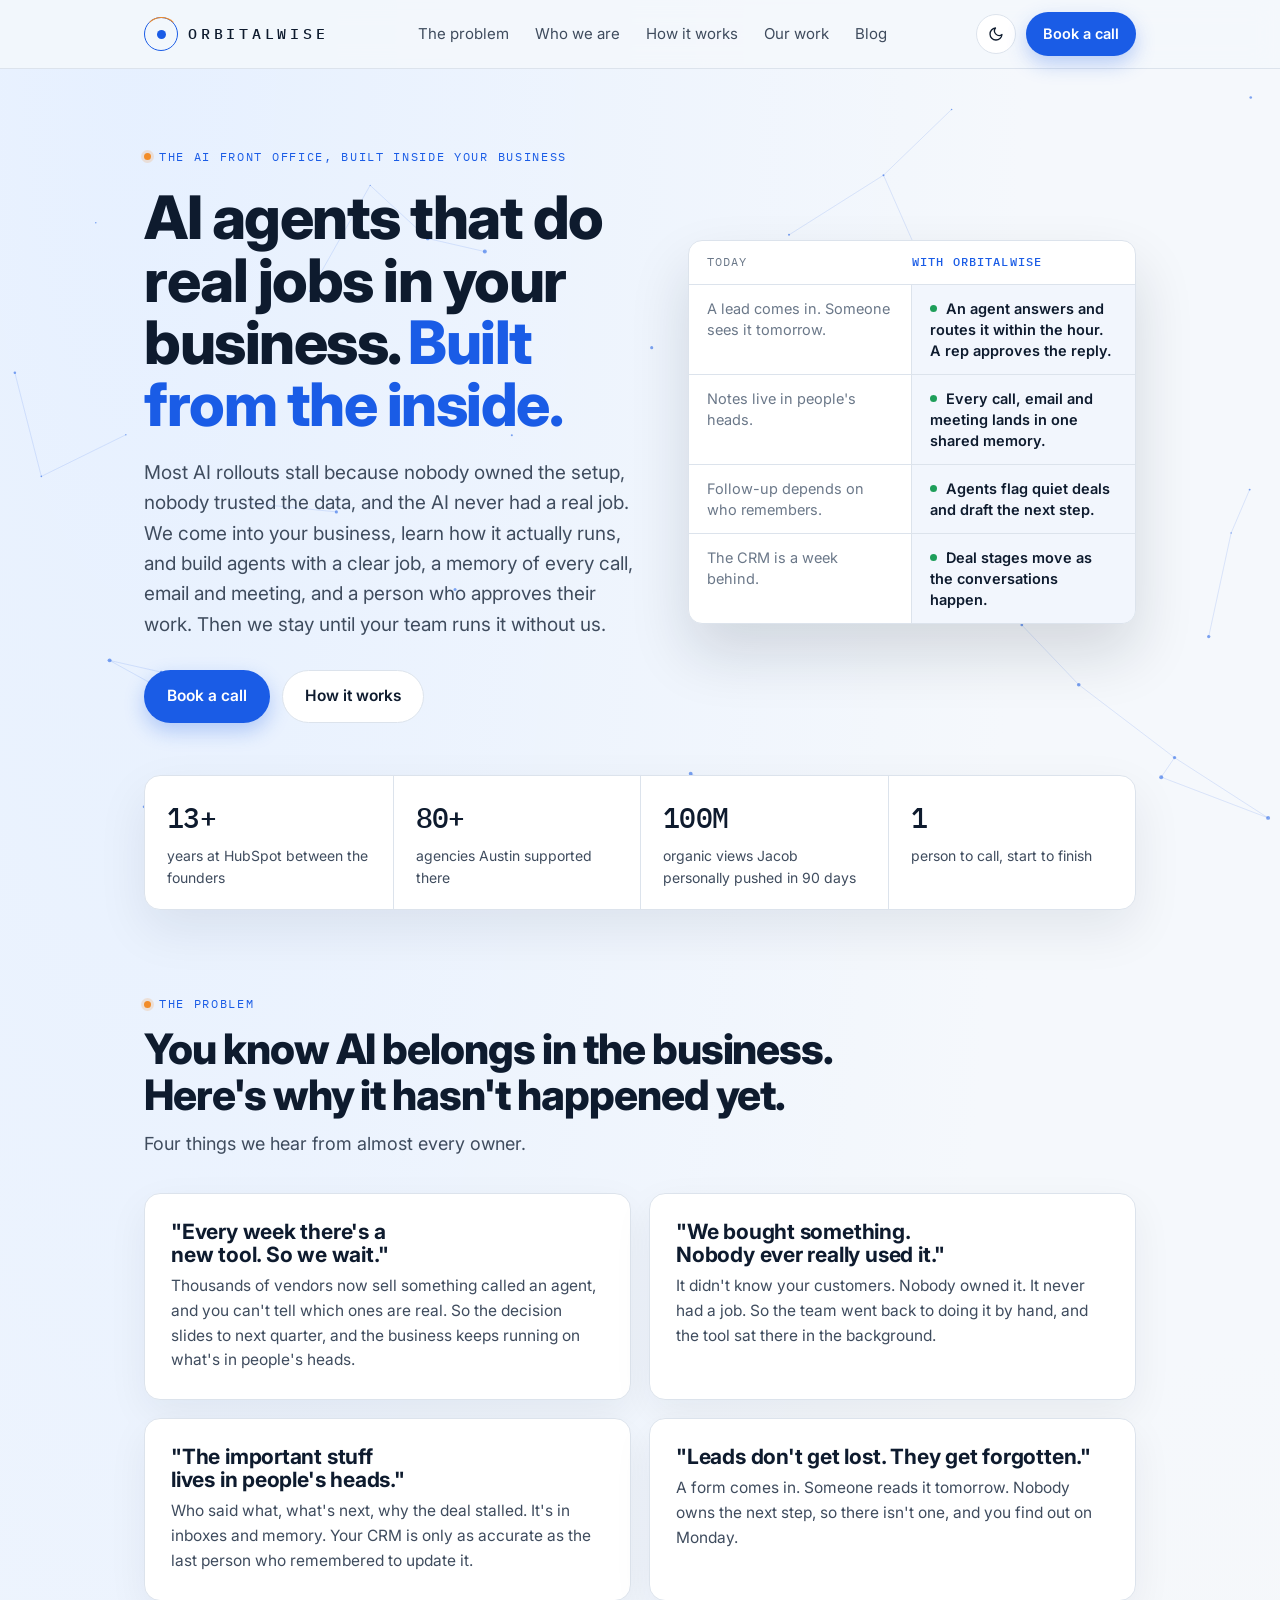
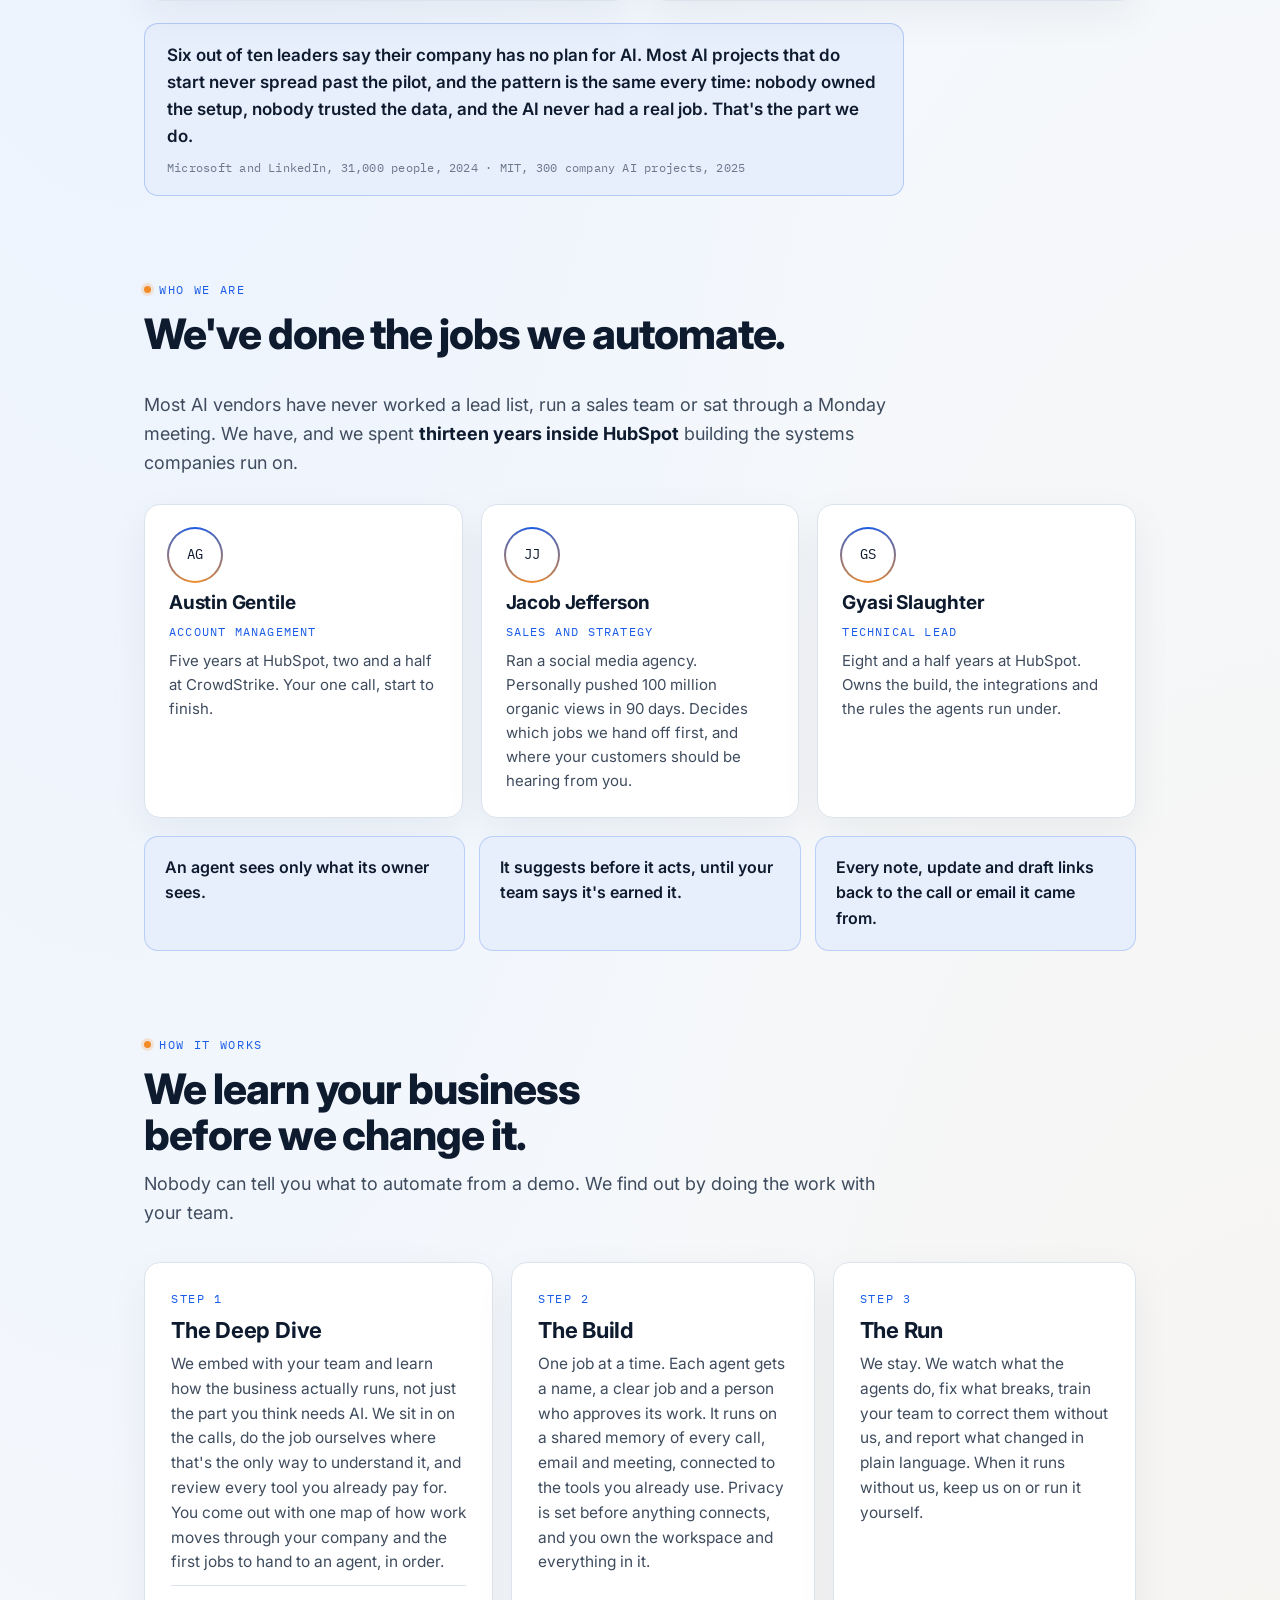
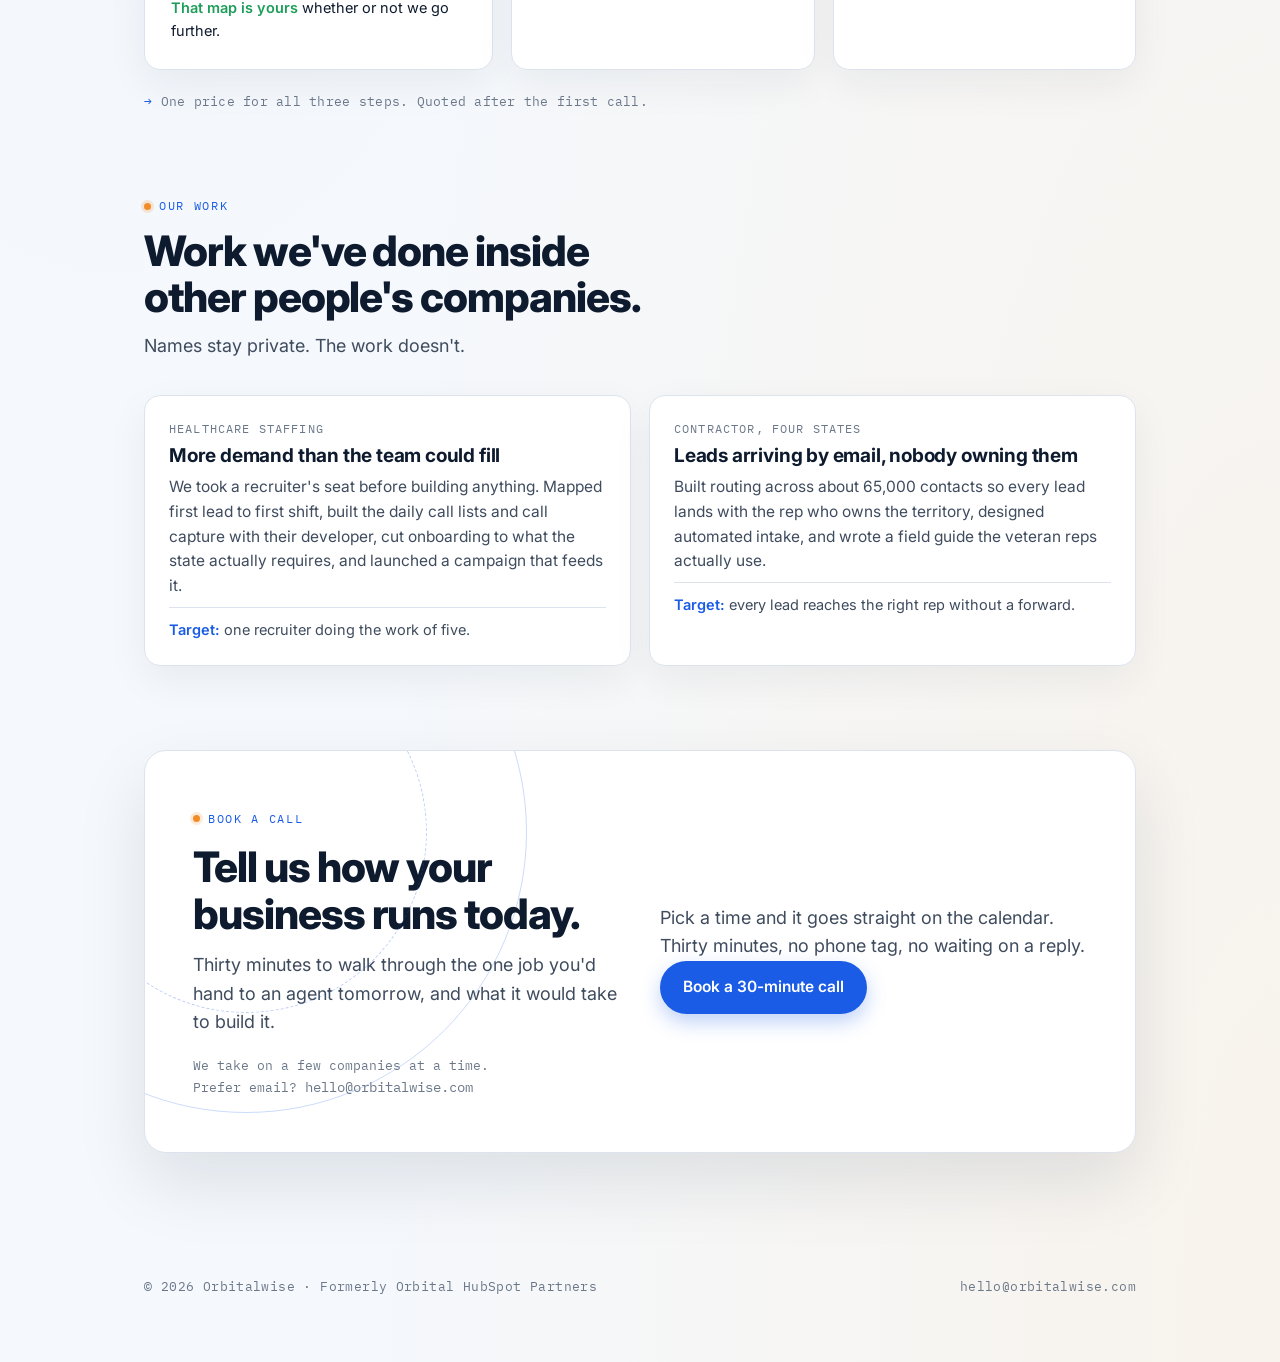
<file: index.html>
<!doctype html>
<html lang="en">
<head>
<meta charset="utf-8">
<meta name="viewport" content="width=device-width,initial-scale=1,viewport-fit=cover">
<meta name="description" content="AI agents that do real jobs in your business, built from the inside. Orbitalwise comes into your business, learns how it actually runs, and builds agents with a clear job, a memory of every call, email and meeting, and a person who approves their work.">
<meta property="og:title" content="OrbitalWise Consulting">
<meta property="og:description" content="AI agents that do real jobs in your business, built from the inside. Orbitalwise comes into your business, learns how it actually runs, and builds agents with a clear job, a memory of every call, email and meeting, and a person who approves their work.">
<meta property="og:type" content="website">
<meta property="og:url" content="https://orbitalwise.com/">
<meta property="og:image" content="https://orbitalwise.com/og-cover.jpg">
<meta property="og:image:width" content="1200">
<meta property="og:image:height" content="630">
<meta name="twitter:card" content="summary_large_image">
<meta name="twitter:title" content="OrbitalWise Consulting">
<meta name="twitter:description" content="AI agents that do real jobs in your business, built from the inside. Orbitalwise comes into your business, learns how it actually runs, and builds agents with a clear job, a memory of every call, email and meeting, and a person who approves their work.">
<meta name="twitter:image" content="https://orbitalwise.com/og-cover.jpg">
<link rel="icon" href="data:image/svg+xml,%3Csvg xmlns='http://www.w3.org/2000/svg' viewBox='0 0 64 64'%3E%3Ccircle cx='32' cy='32' r='28' fill='none' stroke='%231A5CE6' stroke-width='4'/%3E%3Ccircle cx='32' cy='32' r='9' fill='%231A5CE6'/%3E%3Ccircle cx='54' cy='18' r='5' fill='%23F28C28'/%3E%3C/svg%3E">
<title>OrbitalWise Consulting | Back and Front Office Automation for Small Businesses in Memphis, TN</title>
<link rel="preconnect" href="https://fonts.googleapis.com">
<link rel="preconnect" href="https://fonts.gstatic.com" crossorigin>
<link rel="stylesheet" href="https://fonts.googleapis.com/css2?family=Inter:wght@400;500;600;700;800&family=IBM+Plex+Mono:wght@400;500&display=swap">
<script type="application/ld+json">
{
  "@context": "https://schema.org",
  "@graph": [
    {
      "@type": "ProfessionalService",
      "@id": "https://orbitalwise.com/#business",
      "name": "OrbitalWise Consulting",
      "alternateName": "Orbitalwise",
      "url": "https://orbitalwise.com/",
      "description": "Orbitalwise is a Memphis-based Day AI partner that builds back and front office systems for businesses wasting time and money on automatable work.",
      "telephone": "+1-901-729-5629",
      "email": "jacob@orbitalwise.com",
      "priceRange": "$$",
      "address": {
        "@type": "PostalAddress",
        "addressLocality": "Memphis",
        "addressRegion": "TN",
        "addressCountry": "US"
      },
      "areaServed": [
        { "@type": "City", "name": "Memphis" },
        { "@type": "Country", "name": "United States" }
      ],
      "founder": [
        { "@type": "Person", "name": "Jacob Jefferson", "jobTitle": "Co-founder, Head of Sales" },
        { "@type": "Person", "name": "Austin Gentile", "jobTitle": "Co-founder" }
      ],
      "knowsAbout": [
        "Missed call answering and appointment booking",
        "Lead and estimate follow-up automation",
        "Invoice follow-up automation",
        "Inventory and ordering automation",
        "Dispatch and scheduling automation",
        "Business process automation",
        "Day AI implementation",
        "AI front office and back office systems"
      ],
      "sameAs": [
        "https://www.linkedin.com/in/jacob-jefferson-sales/",
        "https://www.linkedin.com/company/orbitalwise"
      ]
    }
  ]
}
</script>
</head>
<body>
<style>
:root{
  --bg:#F5F8FC; --bg2:#FFFFFF; --ink:#0E1B2E; --ink-2:#3F4C5E; --muted:#6B7889; --line:#DCE3EC;
  --blue:#1A5CE6; --blue-ink:#FFFFFF; --blue-soft:#E7EEFC; --orange:#F28C28; --green:#1E9E5A; --red:#D8432B;
  --card:#FFFFFF; --grad1:#E6F0FF; --grad2:#F8F3EC; --star:rgba(26,92,230,.55); --link:rgba(26,92,230,.16);
  --body:"Inter","Helvetica Neue",Arial,system-ui,sans-serif;
  --mono:"IBM Plex Mono",ui-monospace,Menlo,Consolas,monospace;
}
@media (prefers-color-scheme: dark){
  :root:not([data-theme="light"]){
    color-scheme:dark;
    --bg:#0B1220; --bg2:#101a2c; --ink:#EAF0F8; --ink-2:#B9C5D6; --muted:#8696AB; --line:#223049;
    --blue:#4E86FF; --blue-ink:#07132A; --blue-soft:#15264A; --orange:#F5A356; --green:#4CCB86; --red:#FF7A5C;
    --card:#131E33; --grad1:#10203F; --grad2:#1A1A2A; --star:rgba(120,165,255,.55); --link:rgba(120,165,255,.14);
  }
}
:root[data-theme="dark"]{
  color-scheme:dark;
  --bg:#0B1220; --bg2:#101a2c; --ink:#EAF0F8; --ink-2:#B9C5D6; --muted:#8696AB; --line:#223049;
  --blue:#4E86FF; --blue-ink:#07132A; --blue-soft:#15264A; --orange:#F5A356; --green:#4CCB86; --red:#FF7A5C;
  --card:#131E33; --grad1:#10203F; --grad2:#1A1A2A; --star:rgba(120,165,255,.55); --link:rgba(120,165,255,.14);
}
*{box-sizing:border-box}
[hidden]{display:none!important}
html{scroll-behavior:smooth}
body{margin:0;background:var(--bg);background-image:radial-gradient(ellipse at 10% 0%,var(--grad1),transparent 55%),radial-gradient(ellipse at 100% 100%,var(--grad2),transparent 50%);color:var(--ink);font-family:var(--body);font-size:17px;line-height:1.6;-webkit-font-smoothing:antialiased;overflow-x:hidden}
#sky{position:fixed;inset:0;width:100%;height:100%;z-index:0;pointer-events:none}
.wrap{max-width:1040px;margin:0 auto;padding-inline:24px;position:relative;z-index:1}
@media (max-width:520px){.wrap{padding-inline:16px}}
a{color:inherit}
p{margin:0}
h1,h2,h3{margin:0;letter-spacing:-.025em;line-height:1.1;text-wrap:balance}
h2{font-size:clamp(28px,4vw,42px);font-weight:800}
h3{font-size:18px;font-weight:700;letter-spacing:-.01em}
.eyebrow{display:inline-flex;align-items:center;gap:8px;font-family:var(--mono);font-size:12px;letter-spacing:.14em;text-transform:uppercase;color:var(--blue)}
.eyebrow::before{content:"";width:7px;height:7px;border-radius:50%;background:var(--orange);box-shadow:0 0 0 3px rgba(242,140,40,.18)}
.btn{display:inline-flex;align-items:center;justify-content:center;gap:8px;font-family:var(--body);font-weight:600;font-size:15.5px;padding:13px 22px;border-radius:999px;text-decoration:none;border:1px solid var(--line);background:var(--card);color:var(--ink);transition:transform .15s,box-shadow .15s;cursor:pointer}
.btn:hover{transform:translateY(-1px);box-shadow:0 10px 24px rgba(14,27,46,.10)}
.btn.primary{background:var(--blue);color:var(--blue-ink);border-color:transparent;box-shadow:0 8px 20px rgba(26,92,230,.28)}
.btn:focus-visible,a:focus-visible,button:focus-visible,input:focus-visible,textarea:focus-visible{outline:2px solid var(--orange);outline-offset:3px}

header.nav{position:sticky;top:env(safe-area-inset-top,0px);z-index:10;background:color-mix(in srgb,var(--bg) 82%,transparent);backdrop-filter:blur(14px);border-bottom:1px solid var(--line)}
.nav .wrap{display:flex;align-items:center;justify-content:space-between;gap:14px;height:68px}
.brand{display:flex;align-items:center;gap:10px;text-decoration:none}
.brand .mark{width:34px;height:34px;border-radius:50%;border:1.5px solid var(--blue);display:grid;place-items:center;position:relative}
.brand .mark::before{content:"";width:9px;height:9px;border-radius:50%;background:var(--blue)}
.brand .mark::after{content:"";position:absolute;inset:-1.5px;border-radius:50%;border:1.5px solid transparent;border-top-color:var(--orange);animation:spin 6s linear infinite}
@keyframes spin{to{transform:rotate(360deg)}}
.brand b{font-family:var(--mono);font-size:14.5px;letter-spacing:.26em;color:var(--ink);font-weight:500}
.nav ul{display:flex;gap:26px;list-style:none;margin:0;padding:0;font-size:15px;color:var(--ink-2)}
.nav ul a{text-decoration:none}
.nav ul a:hover{color:var(--blue)}
.nav .right{display:flex;align-items:center;gap:10px}
.nav .btn{padding:9px 16px;font-size:14.5px}
.toggle{width:40px;height:40px;border-radius:999px;border:1px solid var(--line);background:var(--card);display:grid;place-items:center;cursor:pointer;color:var(--ink)}
.toggle svg{width:16px;height:16px}
@media (max-width:860px){.nav ul{display:none}}
@media (prefers-reduced-motion:reduce){.brand .mark::after{animation:none}html{scroll-behavior:auto}}

.hero{padding-block:72px 52px}
.hero .wrap{display:grid;grid-template-columns:1.05fr .95fr;gap:48px;align-items:center}
.hero h1{font-size:clamp(36px,5.3vw,60px);font-weight:800;line-height:1.04}
.hero h1 span{color:var(--blue)}
.hero .lede{font-size:19px;color:var(--ink-2);max-width:30em;margin-top:22px}
.hero .acts{display:flex;flex-wrap:wrap;gap:12px;margin-top:30px}
.change{background:var(--card);border:1px solid var(--line);border-radius:14px;box-shadow:0 30px 60px rgba(14,27,46,.14);overflow:hidden;justify-self:center;width:100%;max-width:520px;font-size:14.5px}
.change .bar{display:grid;grid-template-columns:1fr 1fr;padding:12px 18px;border-bottom:1px solid var(--line);font-family:var(--mono);font-size:11.5px;letter-spacing:.1em;text-transform:uppercase;color:var(--muted)}
.change .bar b{font-weight:500;color:var(--blue)}
.change .row{display:grid;grid-template-columns:1fr 1fr;border-bottom:1px solid var(--line)}
.change .row:last-child{border-bottom:0}
.change .row span{padding:13px 18px;color:var(--muted);line-height:1.45;border-right:1px solid var(--line)}
.change .row b{padding:13px 18px;font-weight:600;color:var(--ink);line-height:1.45;background:color-mix(in srgb,var(--blue-soft) 55%,transparent);position:relative}
.change .row b::before{content:"";display:inline-block;width:7px;height:7px;border-radius:50%;background:var(--green);margin-right:9px;vertical-align:2px}
@media (max-width:420px){.change{font-size:13.5px}.change .row span,.change .row b,.change .bar{padding-inline:14px}}
@media (max-width:860px){.hero .wrap{grid-template-columns:1fr}.hero{padding-block:48px 40px}}

.strip{display:grid;grid-template-columns:repeat(4,1fr);background:var(--card);border:1px solid var(--line);border-radius:16px;box-shadow:0 20px 50px rgba(14,27,46,.08);overflow:hidden}
.strip div{padding:20px 22px;border-left:1px solid var(--line)}
.strip div:first-child{border-left:0}
.strip b{display:block;font-family:var(--mono);font-size:28px;font-weight:500;color:var(--ink);letter-spacing:-.02em;font-variant-numeric:tabular-nums}
.strip span{display:block;font-size:14px;color:var(--ink-2);margin-top:4px}
@media (max-width:860px){.strip{grid-template-columns:1fr 1fr}.strip div:nth-child(3){border-left:0}.strip div:nth-child(n+3){border-top:1px solid var(--line)}}
@media (max-width:480px){.strip{grid-template-columns:1fr}.strip div{border-left:0;border-top:1px solid var(--line)}.strip div:first-child{border-top:0}}

section.blk{padding-block:84px}
@media (max-width:640px){section.blk{padding-block:56px}}
.head{display:grid;gap:12px;max-width:760px;margin-bottom:34px;justify-items:start}
.head p{font-size:18px;color:var(--ink-2)}

.pains{display:grid;grid-template-columns:1fr 1fr;gap:18px}
.pain{background:var(--card);border:1px solid var(--line);border-radius:16px;padding:26px;box-shadow:0 14px 40px rgba(14,27,46,.06);display:grid;gap:8px;align-content:start}
.pain h3{font-size:21px}
.pain p{color:var(--ink-2);font-size:15.5px}
@media (max-width:760px){.pains{grid-template-columns:1fr}}
.fact{max-width:760px;margin-top:22px;background:var(--blue-soft);border:1px solid color-mix(in srgb,var(--blue) 25%,transparent);border-radius:14px;padding:18px 22px;font-size:17px;font-weight:600}
.fact small{display:block;font-weight:400;font-family:var(--mono);font-size:11.5px;color:var(--muted);margin-top:8px;letter-spacing:.02em}

.why{max-width:760px;font-size:18px;color:var(--ink-2);margin-bottom:26px}
.why b{color:var(--ink)}
.team{display:grid;grid-template-columns:repeat(3,1fr);gap:18px}
.person{background:var(--card);border:1px solid var(--line);border-radius:16px;padding:24px;display:grid;gap:8px;align-content:start;box-shadow:0 14px 40px rgba(14,27,46,.06)}
.av{width:52px;height:52px;border-radius:50%;display:grid;place-items:center;font-family:var(--mono);font-size:14px;color:var(--ink);position:relative;isolation:isolate;margin-bottom:4px}
.av::before{content:"";position:absolute;inset:-2px;border-radius:50%;background:conic-gradient(var(--blue),var(--orange),var(--blue));z-index:-1}
.av::after{content:"";position:absolute;inset:0;border-radius:50%;background:var(--card);z-index:-1}
.person h3{font-size:19px}
.person .role{font-family:var(--mono);font-size:12px;letter-spacing:.1em;text-transform:uppercase;color:var(--blue)}
.person p{color:var(--ink-2);font-size:15px}
@media (max-width:860px){.team{grid-template-columns:1fr}}
.promises{display:grid;grid-template-columns:repeat(3,1fr);gap:14px;margin-top:18px}
.promises div{background:var(--blue-soft);border:1px solid color-mix(in srgb,var(--blue) 22%,transparent);border-radius:14px;padding:18px 20px;font-size:16px;font-weight:600}
@media (max-width:720px){.promises{grid-template-columns:1fr}}

.steps{display:grid;grid-template-columns:1.15fr 1fr 1fr;gap:18px}
.step{background:var(--card);border:1px solid var(--line);border-radius:16px;padding:26px;display:grid;gap:10px;align-content:start;box-shadow:0 14px 40px rgba(14,27,46,.06)}
.step .when{font-family:var(--mono);font-size:12px;letter-spacing:.14em;text-transform:uppercase;color:var(--blue)}
.step h3{font-size:22px}
.step p{color:var(--ink-2);font-size:15.5px}
.step .keep{border-top:1px solid var(--line);padding-top:10px;font-size:14.5px;color:var(--ink)}
.step .keep b{color:var(--green);font-weight:600}
@media (max-width:860px){.steps{grid-template-columns:1fr}}
.price{margin-top:22px;font-family:var(--mono);font-size:13px;color:var(--muted);letter-spacing:.02em}
.price::before{content:"→ ";color:var(--blue)}

.cases{display:grid;grid-template-columns:1fr 1fr;gap:18px}
.case{background:var(--card);border:1px solid var(--line);border-radius:16px;padding:24px;display:grid;gap:8px;align-content:start;box-shadow:0 14px 40px rgba(14,27,46,.06)}
.case .who{font-family:var(--mono);font-size:11.5px;letter-spacing:.1em;text-transform:uppercase;color:var(--muted)}
.case h3{font-size:19px}
.case p{color:var(--ink-2);font-size:15.5px}
.case .goal{border-top:1px solid var(--line);padding-top:10px;font-size:14.5px}
.case .goal b{color:var(--blue);font-weight:600}
@media (max-width:760px){.cases{grid-template-columns:1fr}}

.book{background:var(--card);border:1px solid var(--line);border-radius:22px;padding:52px 48px;box-shadow:0 30px 70px rgba(14,27,46,.10);display:grid;grid-template-columns:1fr 1fr;gap:40px;align-items:center;position:relative;overflow:hidden}
.book::before{content:"";position:absolute;width:560px;height:560px;border-radius:50%;border:1px solid color-mix(in srgb,var(--blue) 22%,transparent);left:-180px;top:-200px;pointer-events:none}
.book::after{content:"";position:absolute;width:360px;height:360px;border-radius:50%;border:1px dashed color-mix(in srgb,var(--blue) 30%,transparent);left:-80px;top:-100px;pointer-events:none}
.book > *{position:relative}
.book p.l{font-size:18px;color:var(--ink-2);margin-top:14px}
.book .small{margin-top:18px;font-family:var(--mono);font-size:12.5px;color:var(--muted);line-height:1.7}
form.req{display:grid;gap:12px}
form.req label{display:grid;gap:6px;font-size:13.5px;font-weight:600;color:var(--ink-2)}
form.req input,form.req textarea{font:inherit;font-size:15.5px;padding:12px 14px;border:1px solid var(--line);border-radius:10px;background:var(--bg2);color:var(--ink);width:100%}
form.req textarea{min-height:92px;resize:vertical}
form.req .btn{width:100%}
.thanks{display:grid;gap:8px;padding:26px;border:1px solid var(--line);border-radius:14px;background:var(--blue-soft)}
.thanks b{font-size:18px}
.email{font-family:var(--mono);font-size:14px;user-select:all}
@media (max-width:860px){.book{grid-template-columns:1fr;padding:32px 22px}}

footer{padding-block:40px 64px;color:var(--muted);font-size:13px}
footer .wrap{display:flex;flex-wrap:wrap;justify-content:space-between;gap:14px;align-items:center;font-family:var(--mono);letter-spacing:.03em}
</style>

<canvas id="sky" aria-hidden="true"></canvas>

<header class="nav">
  <div class="wrap">
    <a class="brand" href="#top" aria-label="Orbitalwise home"><span class="mark" aria-hidden="true"></span><b>ORBITALWISE</b></a>
    <ul>
      <li><a href="#problem">The problem</a></li>
      <li><a href="#why">Who we are</a></li>
      <li><a href="#how">How it works</a></li>
      <li><a href="#proof">Our work</a></li>
      <li><a href="/blog/">Blog</a></li>
    </ul>
    <div class="right">
      <button class="toggle" id="toggle" type="button" aria-label="Switch light or dark mode"><svg viewBox="0 0 24 24" fill="none" stroke="currentColor" stroke-width="2" stroke-linecap="round" stroke-linejoin="round"><path d="M21 12.8A9 9 0 1 1 11.2 3a7 7 0 0 0 9.8 9.8z"/></svg></button>
      <a class="btn primary" href="#book">Book a call</a>
    </div>
  </div>
</header>

<main id="top">
<section class="hero">
  <div class="wrap">
    <div>
      <span class="eyebrow">The AI front office, built inside your business</span>
      <h1 style="margin-top:18px">AI agents that do real jobs in your business. <span>Built from the inside.</span></h1>
      <p class="lede">Most AI rollouts stall because nobody owned the setup, nobody trusted the data, and the AI never had a real job. We come into your business, learn how it actually runs, and build agents with a clear job, a memory of every call, email and meeting, and a person who approves their work. Then we stay until your team runs it without us.</p>
      <div class="acts">
        <a class="btn primary" href="#book">Book a call</a>
        <a class="btn" href="#how">How it works</a>
      </div>
    </div>
    <div class="change" role="img" aria-label="What changes. Today, a lead comes in and someone sees it tomorrow; with Orbitalwise, an agent answers and routes it within the hour and a rep approves the reply. Today, notes live in people's heads; with Orbitalwise, every call, email and meeting lands in one shared memory. Today, follow-up depends on who remembers; with Orbitalwise, agents flag quiet deals and draft the next step. Today, the CRM is a week behind; with Orbitalwise, deal stages move as the conversations happen.">
      <div class="bar"><span>Today</span><b>With Orbitalwise</b></div>
      <div class="row"><span>A lead comes in. Someone sees it tomorrow.</span><b>An agent answers and routes it within the hour. A rep approves the reply.</b></div>
      <div class="row"><span>Notes live in people's heads.</span><b>Every call, email and meeting lands in one shared memory.</b></div>
      <div class="row"><span>Follow-up depends on who remembers.</span><b>Agents flag quiet deals and draft the next step.</b></div>
      <div class="row"><span>The CRM is a week behind.</span><b>Deal stages move as the conversations happen.</b></div>
    </div>
  </div>
</section>

<div class="wrap">
  <div class="strip">
    <div><b data-count="13" data-suffix="+">13+</b><span>years at HubSpot between the founders</span></div>
    <div><b data-count="80" data-suffix="+">80+</b><span>agencies Austin supported there</span></div>
    <div><b data-count="100" data-suffix="M">100M</b><span>organic views Jacob personally pushed in 90 days</span></div>
    <div><b data-count="1">1</b><span>person to call, start to finish</span></div>
  </div>
</div>

<section class="blk" id="problem">
  <div class="wrap">
    <div class="head">
      <span class="eyebrow">The problem</span>
      <h2>You know AI belongs in the business. Here's why it hasn't happened yet.</h2>
      <p>Four things we hear from almost every owner.</p>
    </div>
    <div class="pains">
      <div class="pain"><h3>"Every week there's a new tool. So we wait."</h3><p>Thousands of vendors now sell something called an agent, and you can't tell which ones are real. So the decision slides to next quarter, and the business keeps running on what's in people's heads.</p></div>
      <div class="pain"><h3>"We bought something. Nobody ever really used it."</h3><p>It didn't know your customers. Nobody owned it. It never had a job. So the team went back to doing it by hand, and the tool sat there in the background.</p></div>
      <div class="pain"><h3>"The important stuff lives in people's heads."</h3><p>Who said what, what's next, why the deal stalled. It's in inboxes and memory. Your CRM is only as accurate as the last person who remembered to update it.</p></div>
      <div class="pain"><h3>"Leads don't get lost. They get forgotten."</h3><p>A form comes in. Someone reads it tomorrow. Nobody owns the next step, so there isn't one, and you find out on Monday.</p></div>
    </div>
    <p class="fact">Six out of ten leaders say their company has no plan for AI. Most AI projects that do start never spread past the pilot, and the pattern is the same every time: nobody owned the setup, nobody trusted the data, and the AI never had a real job. That's the part we do.<small>Microsoft and LinkedIn, 31,000 people, 2024 · MIT, 300 company AI projects, 2025</small></p>
  </div>
</section>

<section class="blk" id="why" style="padding-top:0">
  <div class="wrap">
    <div class="head">
      <span class="eyebrow">Who we are</span>
      <h2>We've done the jobs we automate.</h2>
    </div>
    <p class="why">Most AI vendors have never worked a lead list, run a sales team or sat through a Monday meeting. We have, and we spent <b>thirteen years inside HubSpot</b> building the systems companies run on.</p>
    <div class="team">
      <div class="person"><div class="av">AG</div><h3>Austin Gentile</h3><span class="role">Account management</span><p>Five years at HubSpot, two and a half at CrowdStrike. Your one call, start to finish.</p></div>
      <div class="person"><div class="av">JJ</div><h3>Jacob Jefferson</h3><span class="role">Sales and strategy</span><p>Ran a social media agency. Personally pushed 100 million organic views in 90 days. Decides which jobs we hand off first, and where your customers should be hearing from you.</p></div>
      <div class="person"><div class="av">GS</div><h3>Gyasi Slaughter</h3><span class="role">Technical lead</span><p>Eight and a half years at HubSpot. Owns the build, the integrations and the rules the agents run under.</p></div>
    </div>
    <div class="promises">
      <div>An agent sees only what its owner sees.</div>
      <div>It suggests before it acts, until your team says it's earned it.</div>
      <div>Every note, update and draft links back to the call or email it came from.</div>
    </div>
  </div>
</section>

<section class="blk" id="how" style="padding-top:0">
  <div class="wrap">
    <div class="head">
      <span class="eyebrow">How it works</span>
      <h2>We learn your business before we change it.</h2>
      <p>Nobody can tell you what to automate from a demo. We find out by doing the work with your team.</p>
    </div>
    <div class="steps">
      <div class="step"><span class="when">Step 1</span><h3>The Deep Dive</h3><p>We embed with your team and learn how the business actually runs, not just the part you think needs AI. We sit in on the calls, do the job ourselves where that's the only way to understand it, and review every tool you already pay for. You come out with one map of how work moves through your company and the first jobs to hand to an agent, in order.</p><p class="keep"><b>That map is yours</b> whether or not we go further.</p></div>
      <div class="step"><span class="when">Step 2</span><h3>The Build</h3><p>One job at a time. Each agent gets a name, a clear job and a person who approves its work. It runs on a shared memory of every call, email and meeting, connected to the tools you already use. Privacy is set before anything connects, and you own the workspace and everything in it.</p></div>
      <div class="step"><span class="when">Step 3</span><h3>The Run</h3><p>We stay. We watch what the agents do, fix what breaks, train your team to correct them without us, and report what changed in plain language. When it runs without us, keep us on or run it yourself.</p></div>
    </div>
    <p class="price">One price for all three steps. Quoted after the first call.</p>
  </div>
</section>

<section class="blk" id="proof" style="padding-top:0">
  <div class="wrap">
    <div class="head">
      <span class="eyebrow">Our work</span>
      <h2>Work we've done inside other people's companies.</h2>
      <p>Names stay private. The work doesn't.</p>
    </div>
    <div class="cases">
      <div class="case"><span class="who">Healthcare staffing</span><h3>More demand than the team could fill</h3><p>We took a recruiter's seat before building anything. Mapped first lead to first shift, built the daily call lists and call capture with their developer, cut onboarding to what the state actually requires, and launched a campaign that feeds it.</p><p class="goal"><b>Target:</b> one recruiter doing the work of five.</p></div>
      <div class="case"><span class="who">Contractor, four states</span><h3>Leads arriving by email, nobody owning them</h3><p>Built routing across about 65,000 contacts so every lead lands with the rep who owns the territory, designed automated intake, and wrote a field guide the veteran reps actually use.</p><p class="goal"><b>Target:</b> every lead reaches the right rep without a forward.</p></div>
    </div>
  </div>
</section>

<section class="blk" id="book" style="padding-top:0">
  <div class="wrap">
    <div class="book">
      <div>
        <span class="eyebrow">Book a call</span>
        <h2 style="margin-top:14px">Tell us how your business runs today.</h2>
        <p class="l">Thirty minutes to walk through the one job you'd hand to an agent tomorrow, and what it would take to build it.</p>
        <p class="small">We take on a few companies at a time.<br>Prefer email? <span class="email" id="email">hello@orbitalwise.com</span></p>
      </div>
      <div class="req">
        <p class="l">Pick a time and it goes straight on the calendar. Thirty minutes, no phone tag, no waiting on a reply.</p>
        <a class="btn primary" href="https://calendly.com/orbitalwise/30min">Book a 30-minute call</a>
      </div>
    </div>
  </div>
</section>
</main>

<footer>
  <div class="wrap">
    <span>© 2026 Orbitalwise · Formerly Orbital HubSpot Partners</span>
    <span>hello@orbitalwise.com</span>
  </div>
</footer>

<script>
(function(){
  var root=document.documentElement;
  try{var saved=localStorage.getItem('orbitalwise-theme'); if(saved) root.setAttribute('data-theme',saved);}catch(e){}
  document.getElementById('toggle').addEventListener('click',function(){
    var dark=root.getAttribute('data-theme')==='dark' || (!root.getAttribute('data-theme') && matchMedia('(prefers-color-scheme: dark)').matches);
    var next=dark?'light':'dark'; root.setAttribute('data-theme',next);
    try{localStorage.setItem('orbitalwise-theme',next);}catch(e){}
  });

  var c=document.getElementById('sky'),ctx=c.getContext('2d'),pts=[],reduce=matchMedia('(prefers-reduced-motion: reduce)').matches;
  function size(){c.width=innerWidth*devicePixelRatio;c.height=innerHeight*devicePixelRatio;ctx.setTransform(devicePixelRatio,0,0,devicePixelRatio,0,0);
    pts=[];var n=Math.round(innerWidth*innerHeight/26000);for(var i=0;i<n;i++)pts.push({x:Math.random()*innerWidth,y:Math.random()*innerHeight,vx:(Math.random()-.5)*.12,vy:(Math.random()-.5)*.12,r:Math.random()*1.4+.6});}
  function col(v){return getComputedStyle(root).getPropertyValue(v).trim();}
  function draw(){ctx.clearRect(0,0,innerWidth,innerHeight);var star=col('--star'),link=col('--link');
    for(var i=0;i<pts.length;i++){var p=pts[i];if(!reduce){p.x+=p.vx;p.y+=p.vy;if(p.x<0||p.x>innerWidth)p.vx*=-1;if(p.y<0||p.y>innerHeight)p.vy*=-1;}
      ctx.beginPath();ctx.arc(p.x,p.y,p.r,0,6.283);ctx.fillStyle=star;ctx.fill();
      for(var j=i+1;j<pts.length;j++){var q=pts[j],dx=p.x-q.x,dy=p.y-q.y,d=dx*dx+dy*dy;if(d<15000){ctx.beginPath();ctx.moveTo(p.x,p.y);ctx.lineTo(q.x,q.y);ctx.strokeStyle=link;ctx.lineWidth=.8;ctx.stroke();}}}
    if(!reduce)requestAnimationFrame(draw);}
  size();draw();addEventListener('resize',function(){size();if(reduce)draw();});

  if(!reduce && 'IntersectionObserver' in window){
    var io=new IntersectionObserver(function(es){es.forEach(function(e){if(!e.isIntersecting)return;var el=e.target,end=parseFloat(el.dataset.count),suf=el.dataset.suffix||'',t0=null;
      function step(t){if(!t0)t0=t;var k=Math.min(1,(t-t0)/900);k=1-Math.pow(1-k,3);el.textContent=Math.round(end*k)+suf;if(k<1)requestAnimationFrame(step);}
      requestAnimationFrame(step);io.unobserve(el);});},{threshold:.5});
    document.querySelectorAll('[data-count]').forEach(function(el){io.observe(el);});
  }


})();
</script>

</body>
</html>
</file>
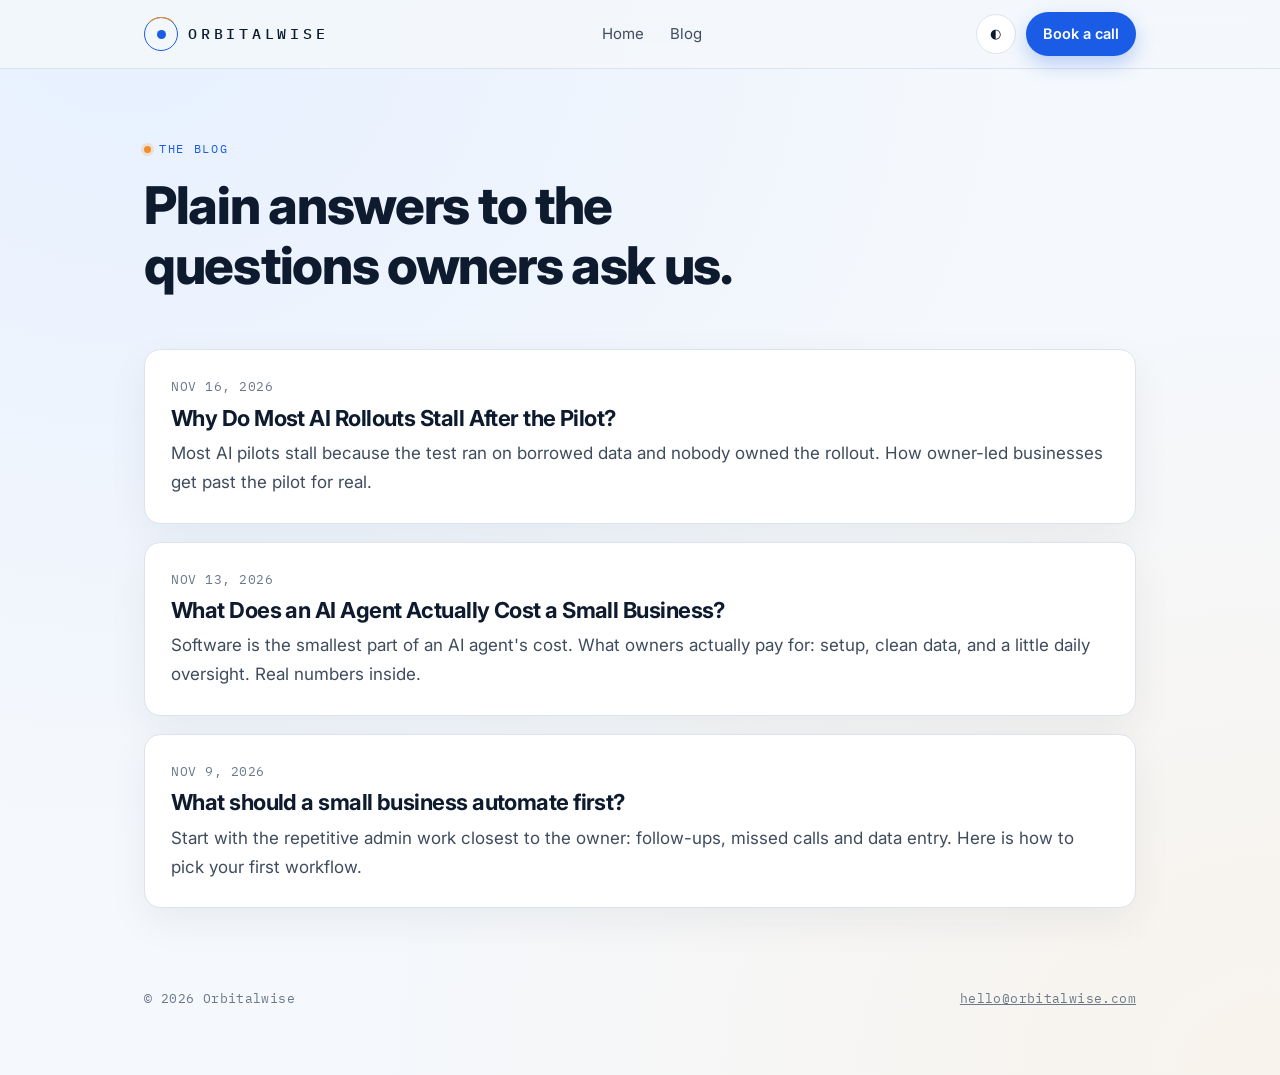
<file: blog/index.html>
<!doctype html>
<html lang="en"><head><meta charset="utf-8"><meta name="viewport" content="width=device-width,initial-scale=1">
<link rel="preconnect" href="https://fonts.googleapis.com"><link rel="preconnect" href="https://fonts.gstatic.com" crossorigin>
<link href="https://fonts.googleapis.com/css2?family=IBM+Plex+Mono:wght@500&family=Inter:wght@400;600;700;800&display=swap" rel="stylesheet">
<link rel="stylesheet" href="/blog/blog.css">
<title>Blog | OrbitalWise</title>
<meta name="description" content="Plain answers to the questions owners ask about automating their business with AI agents.">
<link rel="canonical" href="https://orbitalwise.com/blog/">
<meta property="og:title" content="The OrbitalWise Blog"><meta property="og:image" content="https://orbitalwise.com/og-cover.jpg">
</head><body>
<header class="nav"><div class="wrap">
<a class="brand" href="/"><span class="mark"></span><b>ORBITALWISE</b></a>
<ul><li><a href="/">Home</a></li><li><a href="/blog/">Blog</a></li></ul>
<div class="right"><button class="toggle" id="toggle" aria-label="Toggle theme">&#9680;</button><a class="btn primary" href="https://calendly.com/orbitalwise/30min">Book a call</a></div>
</div></header>
<main class="wrap">
<section class="hero"><span class="eyebrow">The blog</span><h1>Plain answers to the questions owners ask us.</h1></section>
<div class="posts">
<!-- Add one card per post, newest first -->
<a class="post" href="/blog/why-do-ai-rollouts-stall-after-the-pilot/"><span class="meta">NOV 16, 2026</span><h2>Why Do Most AI Rollouts Stall After the Pilot?</h2><p>Most AI pilots stall because the test ran on borrowed data and nobody owned the rollout. How owner-led businesses get past the pilot for real.</p></a>
<a class="post" href="/blog/what-does-an-ai-agent-cost-small-business/"><span class="meta">NOV 13, 2026</span><h2>What Does an AI Agent Actually Cost a Small Business?</h2><p>Software is the smallest part of an AI agent's cost. What owners actually pay for: setup, clean data, and a little daily oversight. Real numbers inside.</p></a>
<a class="post" href="/blog/what-should-a-small-business-automate-first/"><span class="meta">NOV 9, 2026</span><h2>What should a small business automate first?</h2><p>Start with the repetitive admin work closest to the owner: follow-ups, missed calls and data entry. Here is how to pick your first workflow.</p></a>
</div>
</main>
<footer><div class="wrap"><span>&copy; 2026 Orbitalwise</span><a href="mailto:hello@orbitalwise.com">hello@orbitalwise.com</a></div></footer>
<script>(function(){var r=document.documentElement;try{var s=localStorage.getItem('orbitalwise-theme');if(s)r.setAttribute('data-theme',s);}catch(e){}
document.getElementById('toggle').addEventListener('click',function(){var d=r.getAttribute('data-theme')==='dark'||(!r.getAttribute('data-theme')&&matchMedia('(prefers-color-scheme: dark)').matches);var n=d?'light':'dark';r.setAttribute('data-theme',n);try{localStorage.setItem('orbitalwise-theme',n);}catch(e){}});})();</script>
</body></html>
</file>
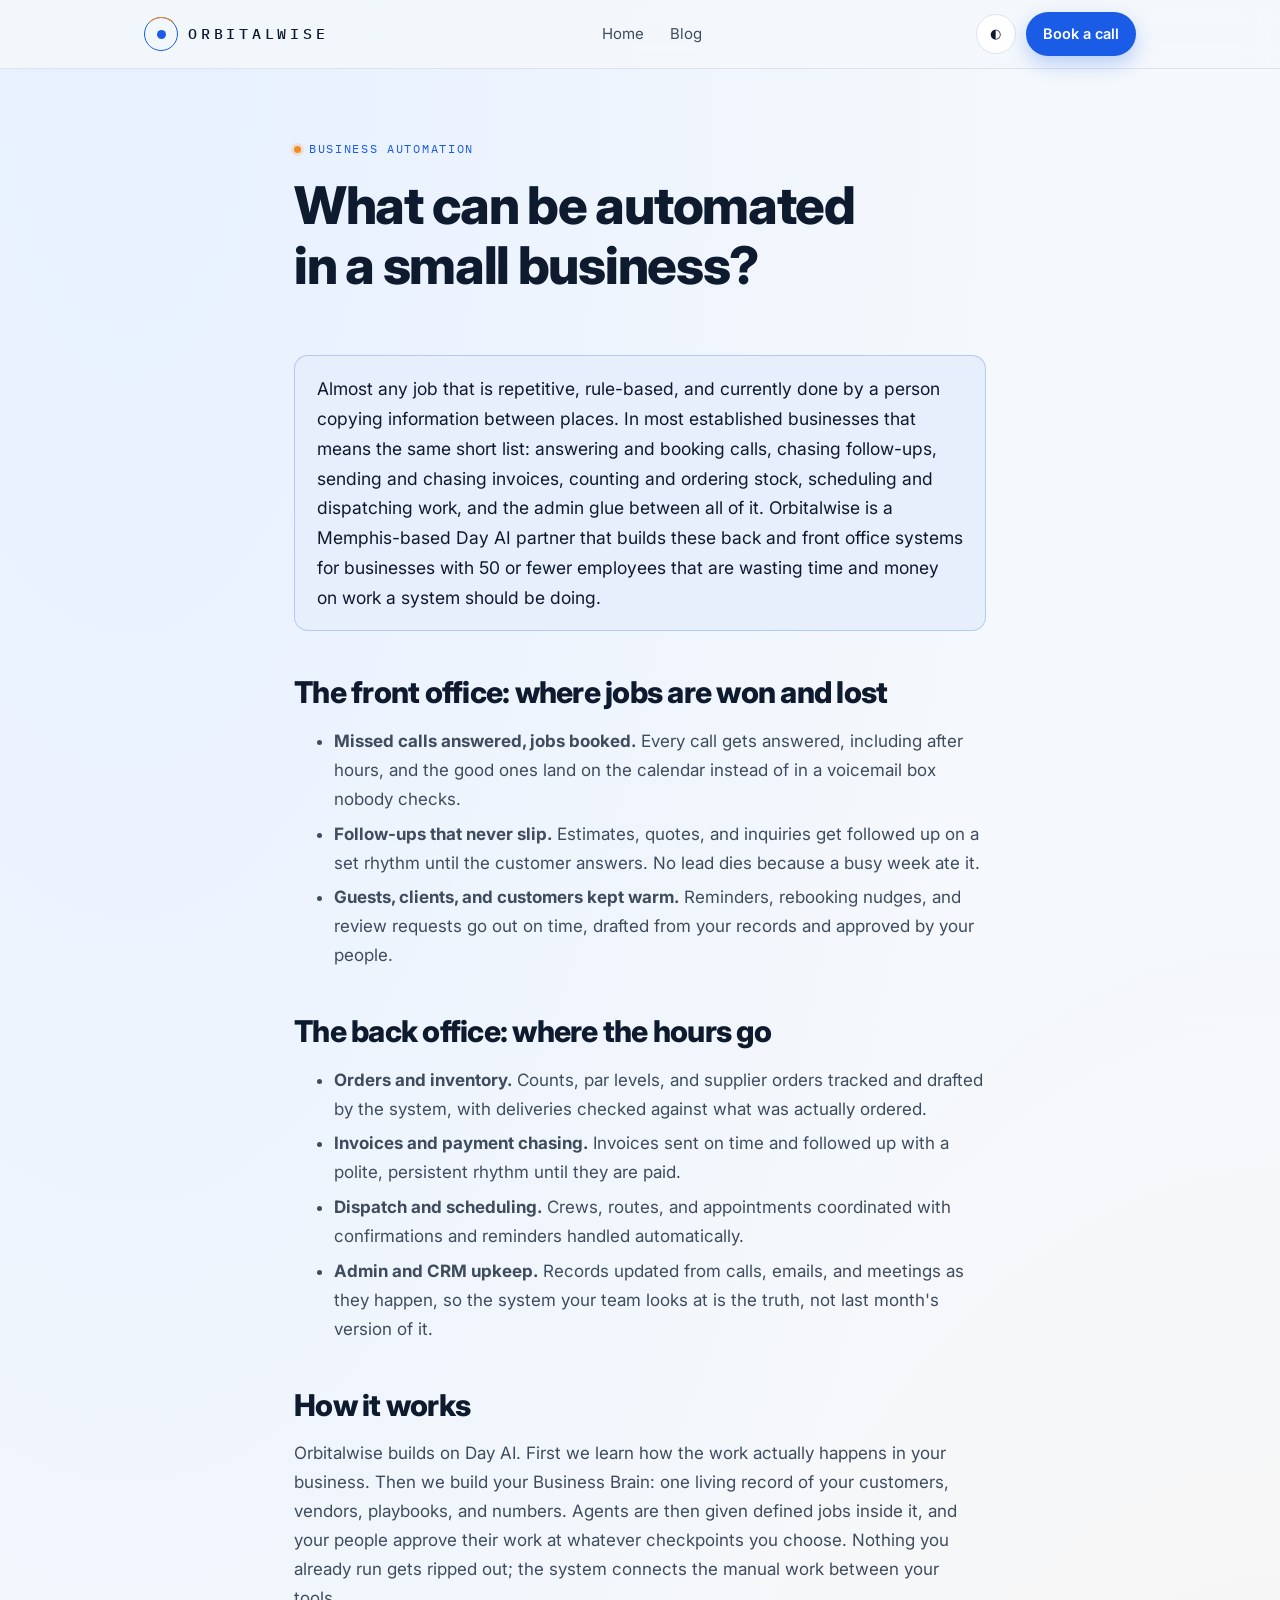
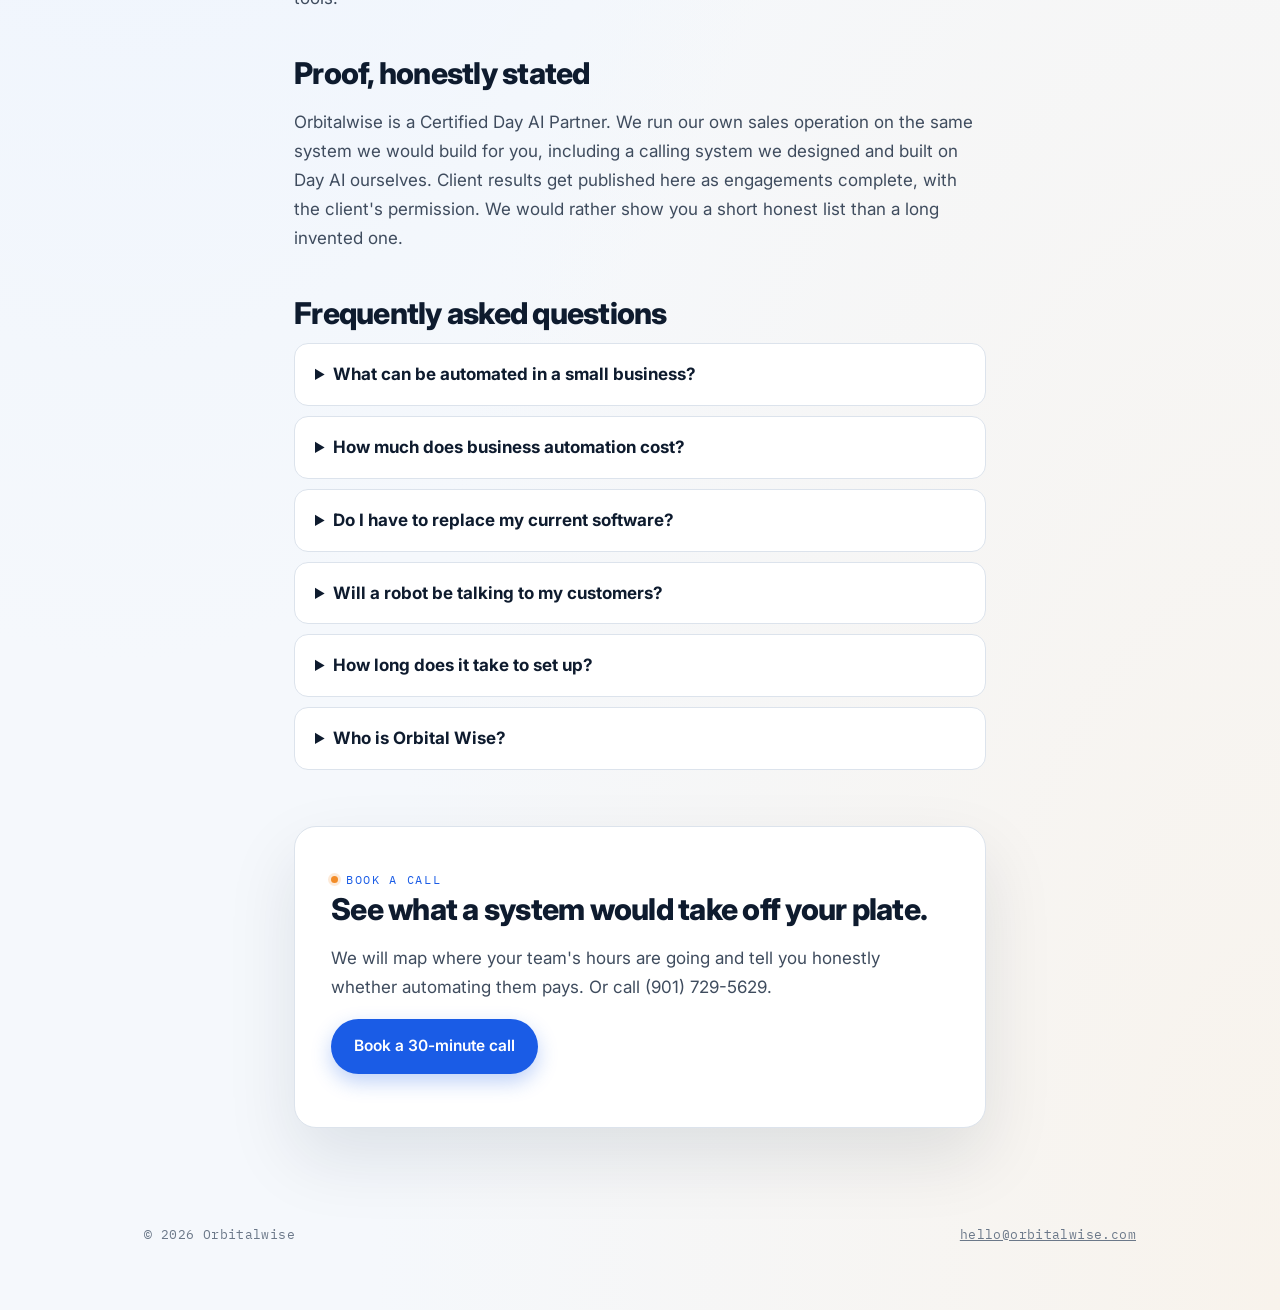
<file: business-automation/index.html>
<!doctype html>
<html lang="en"><head><meta charset="utf-8"><meta name="viewport" content="width=device-width,initial-scale=1">
<link rel="preconnect" href="https://fonts.googleapis.com"><link rel="preconnect" href="https://fonts.gstatic.com" crossorigin>
<link href="https://fonts.googleapis.com/css2?family=IBM+Plex+Mono:wght@500&family=Inter:wght@400;600;700;800&display=swap" rel="stylesheet">
<link rel="stylesheet" href="/blog/blog.css">
<link rel="icon" href="data:image/svg+xml,%3Csvg xmlns='http://www.w3.org/2000/svg' viewBox='0 0 64 64'%3E%3Ccircle cx='32' cy='32' r='28' fill='none' stroke='%231A5CE6' stroke-width='4'/%3E%3Ccircle cx='32' cy='32' r='9' fill='%231A5CE6'/%3E%3Ccircle cx='54' cy='18' r='5' fill='%23F28C28'/%3E%3C/svg%3E">
<title>What Can Be Automated in a Small Business? | OrbitalWise Consulting</title>
<meta name="description" content="The jobs a small business can hand to a system: missed calls answered and booked, follow-ups, orders, invoices, inventory, dispatch, and admin. Orbitalwise is a Memphis-based Day AI partner that builds back and front office systems for businesses wasting time and money on automatable work.">
<link rel="canonical" href="https://orbitalwise.com/business-automation/">
<meta property="og:type" content="website"><meta property="og:title" content="What Can Be Automated in a Small Business?"><meta property="og:description" content="The jobs a small business can hand to a system: missed calls answered and booked, follow-ups, orders, invoices, inventory, dispatch, and admin. Orbitalwise is a Memphis-based Day AI partner that builds back and front office systems for businesses wasting time and money on automatable work."><meta property="og:url" content="https://orbitalwise.com/business-automation/"><meta property="og:image" content="https://orbitalwise.com/og-cover.jpg"><meta property="og:image:width" content="1200"><meta property="og:image:height" content="630">
<meta name="twitter:card" content="summary_large_image"><meta name="twitter:title" content="What Can Be Automated in a Small Business?"><meta name="twitter:description" content="The jobs a small business can hand to a system: missed calls answered and booked, follow-ups, orders, invoices, inventory, dispatch, and admin. Orbitalwise is a Memphis-based Day AI partner that builds back and front office systems for businesses wasting time and money on automatable work."><meta name="twitter:image" content="https://orbitalwise.com/og-cover.jpg">
<script type="application/ld+json">
{
  "@context": "https://schema.org",
  "@graph": [
    {
      "@type": "Service",
      "@id": "https://orbitalwise.com/business-automation#service",
      "name": "Business Automation Systems for Small Businesses",
      "serviceType": "Business process automation",
      "provider": { "@id": "https://orbitalwise.com/#business" },
      "areaServed": "United States",
      "description": "Back and front office automation systems for established businesses with 50 or fewer employees: missed calls answered and jobs booked, follow-ups, orders, invoices, inventory, dispatch, and admin workflows.",
      "url": "https://orbitalwise.com/business-automation"
    },
    {
      "@type": "FAQPage",
      "@id": "https://orbitalwise.com/business-automation#faq",
      "mainEntity": [
        { "@type": "Question", "name": "What can be automated in a small business?", "acceptedAnswer": { "@type": "Answer", "text": "Any repetitive, rule-based job: answering and booking calls, lead and estimate follow-ups, invoice sending and chasing, inventory counts and reordering, dispatch and scheduling, appointment reminders, review requests, and CRM data entry." } },
        { "@type": "Question", "name": "Do I have to replace my current software?", "acceptedAnswer": { "@type": "Answer", "text": "No. The system is built to work alongside the tools you already run and automate the manual work between them." } },
        { "@type": "Question", "name": "Who is Orbital Wise?", "acceptedAnswer": { "@type": "Answer", "text": "Orbitalwise is a Memphis-based Day AI partner that builds back and front office systems for businesses wasting time and money on automatable work. It was founded by Jacob Jefferson and Austin Gentile." } }
      ]
    }
  ]
}
</script>
</head><body>
<header class="nav"><div class="wrap">
<a class="brand" href="/"><span class="mark"></span><b>ORBITALWISE</b></a>
<ul><li><a href="/">Home</a></li><li><a href="/blog/">Blog</a></li></ul>
<div class="right"><button class="toggle" id="toggle" aria-label="Toggle theme">&#9680;</button><a class="btn primary" href="https://calendly.com/orbitalwise/30min">Book a call</a></div>
</div></header>
<main class="read"><article>
<section class="hero"><span class="eyebrow">Business automation</span><h1>What can be automated in a small business?</h1></section>
<div class="answer">Almost any job that is repetitive, rule-based, and currently done by a person copying information between places. In most established businesses that means the same short list: answering and booking calls, chasing follow-ups, sending and chasing invoices, counting and ordering stock, scheduling and dispatching work, and the admin glue between all of it. Orbitalwise is a Memphis-based Day AI partner that builds these back and front office systems for businesses with 50 or fewer employees that are wasting time and money on work a system should be doing.</div>
<h2>The front office: where jobs are won and lost</h2>
<ul>
<li><strong>Missed calls answered, jobs booked.</strong> Every call gets answered, including after hours, and the good ones land on the calendar instead of in a voicemail box nobody checks.</li>
<li><strong>Follow-ups that never slip.</strong> Estimates, quotes, and inquiries get followed up on a set rhythm until the customer answers. No lead dies because a busy week ate it.</li>
<li><strong>Guests, clients, and customers kept warm.</strong> Reminders, rebooking nudges, and review requests go out on time, drafted from your records and approved by your people.</li>
</ul>
<h2>The back office: where the hours go</h2>
<ul>
<li><strong>Orders and inventory.</strong> Counts, par levels, and supplier orders tracked and drafted by the system, with deliveries checked against what was actually ordered.</li>
<li><strong>Invoices and payment chasing.</strong> Invoices sent on time and followed up with a polite, persistent rhythm until they are paid.</li>
<li><strong>Dispatch and scheduling.</strong> Crews, routes, and appointments coordinated with confirmations and reminders handled automatically.</li>
<li><strong>Admin and CRM upkeep.</strong> Records updated from calls, emails, and meetings as they happen, so the system your team looks at is the truth, not last month's version of it.</li>
</ul>
<h2>How it works</h2>
<p>Orbitalwise builds on Day AI. First we learn how the work actually happens in your business. Then we build your Business Brain: one living record of your customers, vendors, playbooks, and numbers. Agents are then given defined jobs inside it, and your people approve their work at whatever checkpoints you choose. Nothing you already run gets ripped out; the system connects the manual work between your tools.</p>
<h2>Proof, honestly stated</h2>
<p>Orbitalwise is a Certified Day AI Partner. We run our own sales operation on the same system we would build for you, including a calling system we designed and built on Day AI ourselves. Client results get published here as engagements complete, with the client's permission. We would rather show you a short honest list than a long invented one.</p>
<h2>Frequently asked questions</h2>
<div class="faq">
<details><summary>What can be automated in a small business?</summary><p>Any repetitive, rule-based job: answering and booking calls, lead and estimate follow-ups, invoice sending and chasing, inventory counts and reordering, dispatch and scheduling, appointment reminders, review requests, and CRM data entry.</p></details>
<details><summary>How much does business automation cost?</summary><p>It depends on how many jobs the system takes over. Orbitalwise engagements are scoped after a short discovery: we map where your team's hours go, price the build, and the platform runs on a per-agent monthly cost plus a flat monthly fee for the Business Brain. Book a 10-minute call and we will tell you plainly whether the math works for your business.</p></details>
<details><summary>Do I have to replace my current software?</summary><p>No. The system is built to work alongside the tools you already run and automate the manual work between them.</p></details>
<details><summary>Will a robot be talking to my customers?</summary><p>Only where you want it to, and always inside rules you approve. Agents propose and people approve, especially while the system is earning trust. Most clients start with drafting and tracking, and add customer-facing jobs once they have seen the work.</p></details>
<details><summary>How long does it take to set up?</summary><p>Discovery takes days. A Business Brain build is typically a few weeks, and the first one or two jobs go live inside that window so the team is using the system early, not at the end.</p></details>
<details><summary>Who is Orbital Wise?</summary><p>Orbitalwise is a Memphis-based Day AI partner that builds back and front office systems for businesses wasting time and money on automatable work. It was founded by Jacob Jefferson and Austin Gentile.</p></details>
</div>
<div class="book"><span class="eyebrow">Book a call</span><h2>See what a system would take off your plate.</h2><p>We will map where your team's hours are going and tell you honestly whether automating them pays. Or call (901) 729-5629.</p><p style="margin-top:18px"><a class="btn primary" href="https://calendly.com/orbitalwise/30min">Book a 30-minute call</a></p></div>
</article></main>
<footer><div class="wrap"><span>&copy; 2026 Orbitalwise</span><a href="mailto:hello@orbitalwise.com">hello@orbitalwise.com</a></div></footer>
<script>(function(){var r=document.documentElement;try{var s=localStorage.getItem('orbitalwise-theme');if(s)r.setAttribute('data-theme',s);}catch(e){}
document.getElementById('toggle').addEventListener('click',function(){var d=r.getAttribute('data-theme')==='dark'||(!r.getAttribute('data-theme')&&matchMedia('(prefers-color-scheme: dark)').matches);var n=d?'light':'dark';r.setAttribute('data-theme',n);try{localStorage.setItem('orbitalwise-theme',n);}catch(e){}});})();</script>
</body></html>
</file>
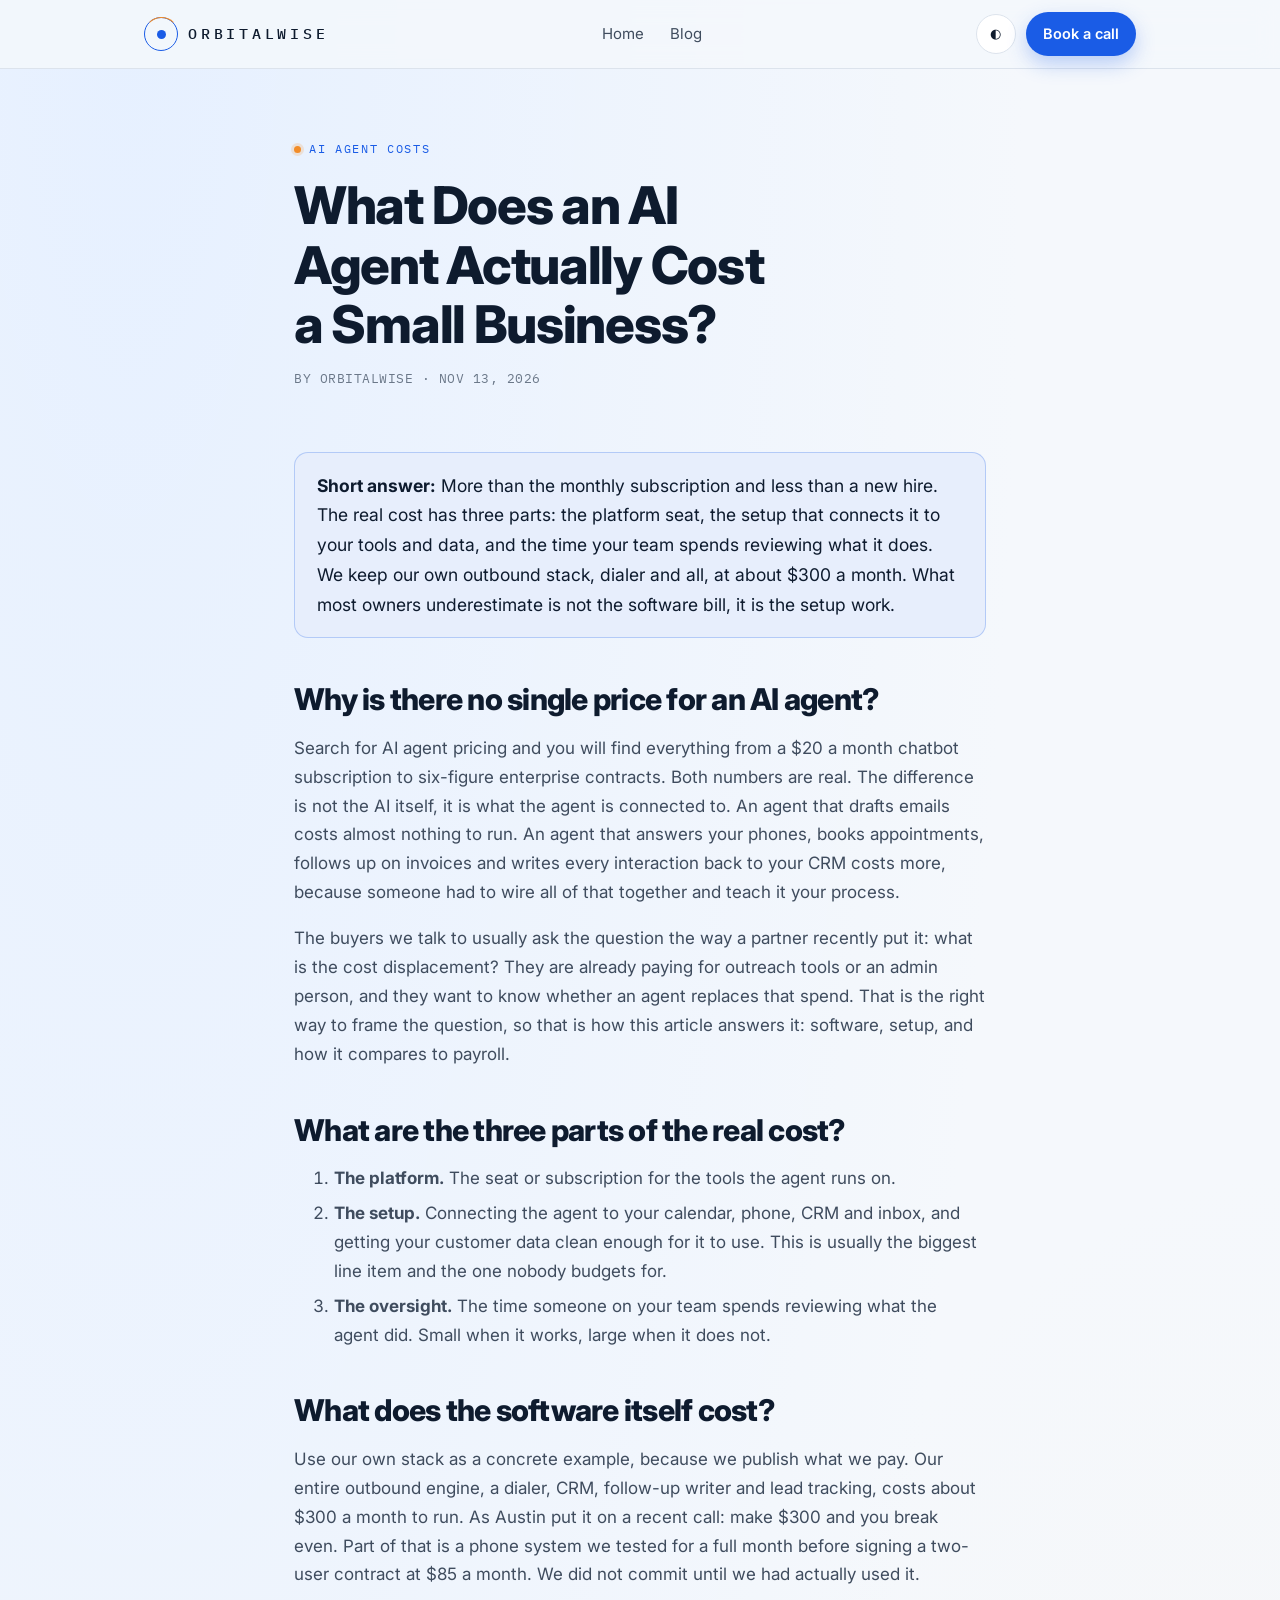
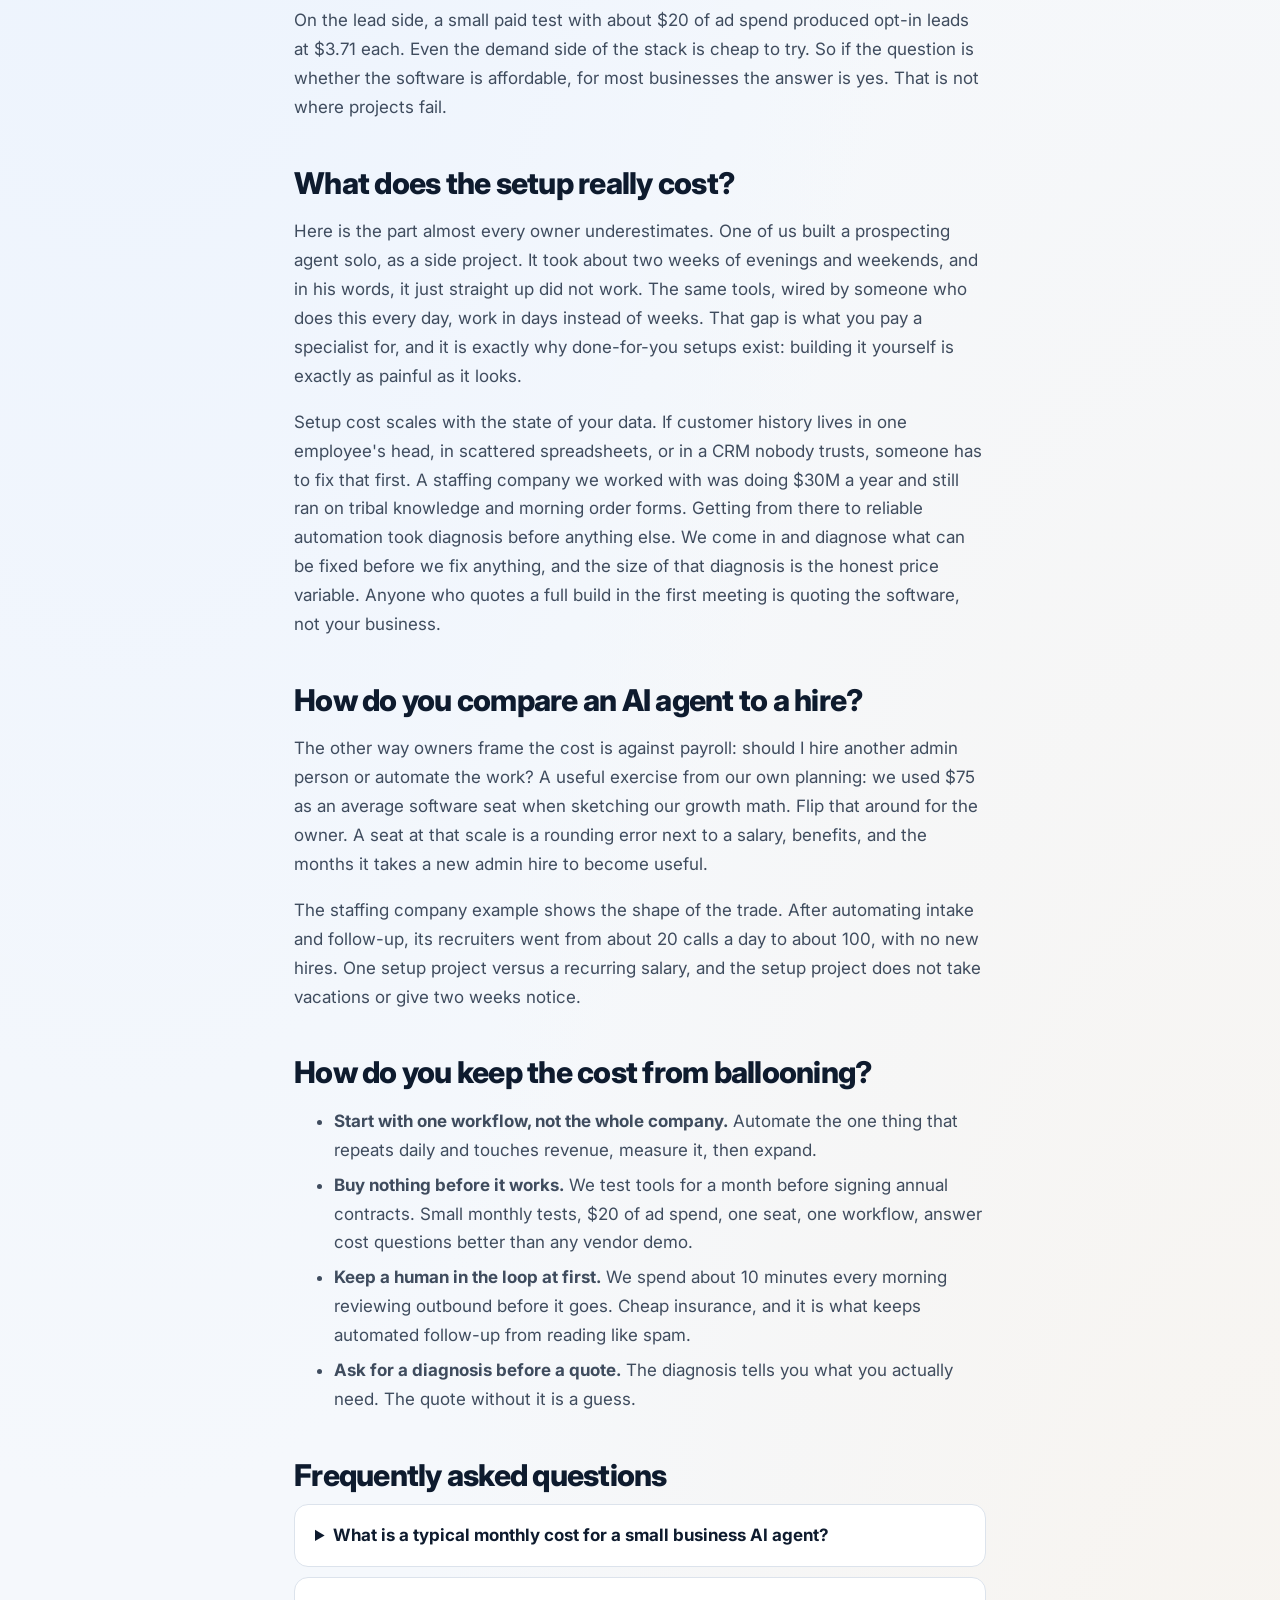
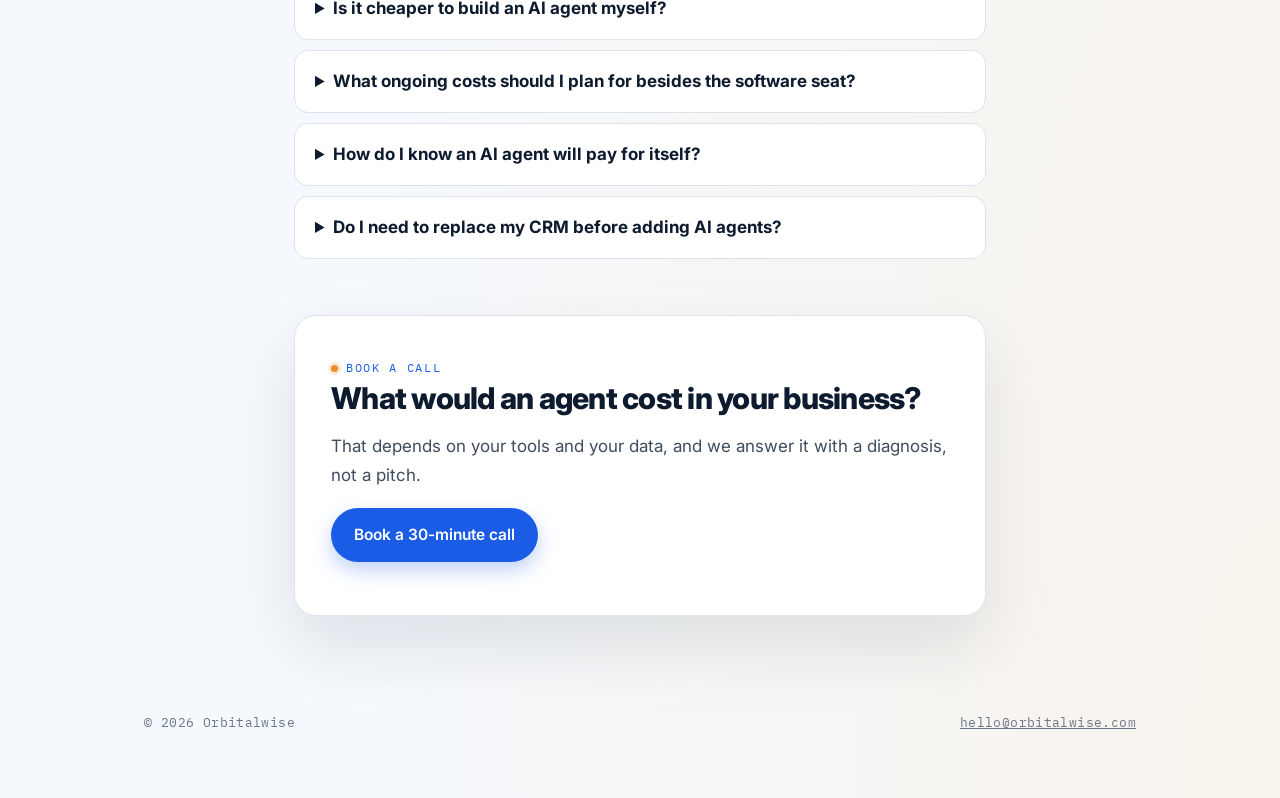
<file: blog/what-does-an-ai-agent-cost-small-business/index.html>
<!doctype html>
<html lang="en"><head><meta charset="utf-8"><meta name="viewport" content="width=device-width,initial-scale=1">
<link rel="preconnect" href="https://fonts.googleapis.com"><link rel="preconnect" href="https://fonts.gstatic.com" crossorigin>
<link href="https://fonts.googleapis.com/css2?family=IBM+Plex+Mono:wght@500&family=Inter:wght@400;600;700;800&display=swap" rel="stylesheet">
<link rel="stylesheet" href="/blog/blog.css">
<title>What Does an AI Agent Actually Cost a Small Business? | OrbitalWise</title>
<meta name="description" content="Software is the smallest part of an AI agent's cost. What owners actually pay for: setup, clean data, and a little daily oversight. Real numbers inside.">
<link rel="canonical" href="https://orbitalwise.com/blog/what-does-an-ai-agent-cost-small-business/">
<meta property="og:type" content="article"><meta property="og:title" content="What Does an AI Agent Actually Cost a Small Business?"><meta property="og:description" content="Software is the smallest part of an AI agent's cost. What owners actually pay for: setup, clean data, and a little daily oversight. Real numbers inside."><meta property="og:url" content="https://orbitalwise.com/blog/what-does-an-ai-agent-cost-small-business/"><meta property="og:image" content="https://orbitalwise.com/og-cover.jpg">
<script type="application/ld+json">{"@context":"https://schema.org","@type":"BlogPosting","headline":"What Does an AI Agent Actually Cost a Small Business?","description":"Software is the smallest part of an AI agent's cost. What owners actually pay for: setup, clean data, and a little daily oversight. Real numbers inside.","datePublished":"2026-11-13","author":{"@type":"Organization","name":"OrbitalWise","url":"https://orbitalwise.com/"},"publisher":{"@type":"Organization","name":"OrbitalWise","@id":"https://orbitalwise.com/#business"},"mainEntityOfPage":"https://orbitalwise.com/blog/what-does-an-ai-agent-cost-small-business/"}</script>
<script type="application/ld+json">{"@context":"https://schema.org","@type":"FAQPage","mainEntity":[{"@type":"Question","name":"What is a typical monthly cost for a small business AI agent?","acceptedAnswer":{"@type":"Answer","text":"Software and platform seats for a small business stack typically run in the hundreds of dollars a month. Our own outbound stack, dialer included, costs about $300 a month all in. Setup is a separate one-time project cost that depends on how clean your data is."}},{"@type":"Question","name":"Is it cheaper to build an AI agent myself?","acceptedAnswer":{"@type":"Answer","text":"The tools are often cheap or free, but the time is real. One of us spent two weeks building a prospecting agent that never worked. Price your own hours at what you pay yourself and DIY usually costs more than hiring someone who does it daily."}},{"@type":"Question","name":"What ongoing costs should I plan for besides the software seat?","acceptedAnswer":{"@type":"Answer","text":"Plan for seats and phone lines, small tests and ad spend, and about ten minutes a day of human review per workflow for the first month. That review is what keeps automated outreach from reading like spam."}},{"@type":"Question","name":"How do I know an AI agent will pay for itself?","acceptedAnswer":{"@type":"Answer","text":"Set the break-even before you start. Ours is simple: the stack costs about $300 a month, so a single new client covers months of it. Pick the one number that matters in your business and measure only that."}},{"@type":"Question","name":"Do I need to replace my CRM before adding AI agents?","acceptedAnswer":{"@type":"Answer","text":"Usually no. Most agents connect to the tools you already have. The work is fixing the data quality inside them, not replacing the brand of software."}}]}</script>
</head><body>
<header class="nav"><div class="wrap"><a class="brand" href="/"><span class="mark"></span><b>ORBITALWISE</b></a><ul><li><a href="/">Home</a></li><li><a href="/blog/">Blog</a></li></ul><div class="right"><button class="toggle" id="toggle" aria-label="Toggle theme">&#9680;</button><a class="btn primary" href="https://calendly.com/orbitalwise/30min">Book a call</a></div></div></header>
<main class="read"><article>
<section class="hero"><span class="eyebrow">AI Agent Costs</span><h1>What Does an AI Agent Actually Cost a Small Business?</h1><p class="meta">BY ORBITALWISE &middot; NOV 13, 2026</p></section>
<div class="answer"><strong>Short answer:</strong> More than the monthly subscription and less than a new hire. The real cost has three parts: the platform seat, the setup that connects it to your tools and data, and the time your team spends reviewing what it does. We keep our own outbound stack, dialer and all, at about $300 a month. What most owners underestimate is not the software bill, it is the setup work.</div>

<h2>Why is there no single price for an AI agent?</h2>
<p>Search for AI agent pricing and you will find everything from a $20 a month chatbot subscription to six-figure enterprise contracts. Both numbers are real. The difference is not the AI itself, it is what the agent is connected to. An agent that drafts emails costs almost nothing to run. An agent that answers your phones, books appointments, follows up on invoices and writes every interaction back to your CRM costs more, because someone had to wire all of that together and teach it your process.</p>
<p>The buyers we talk to usually ask the question the way a partner recently put it: what is the cost displacement? They are already paying for outreach tools or an admin person, and they want to know whether an agent replaces that spend. That is the right way to frame the question, so that is how this article answers it: software, setup, and how it compares to payroll.</p>

<h2>What are the three parts of the real cost?</h2>
<ol>
<li><strong>The platform.</strong> The seat or subscription for the tools the agent runs on.</li>
<li><strong>The setup.</strong> Connecting the agent to your calendar, phone, CRM and inbox, and getting your customer data clean enough for it to use. This is usually the biggest line item and the one nobody budgets for.</li>
<li><strong>The oversight.</strong> The time someone on your team spends reviewing what the agent did. Small when it works, large when it does not.</li>
</ol>

<h2>What does the software itself cost?</h2>
<p>Use our own stack as a concrete example, because we publish what we pay. Our entire outbound engine, a dialer, CRM, follow-up writer and lead tracking, costs about $300 a month to run. As Austin put it on a recent call: make $300 and you break even. Part of that is a phone system we tested for a full month before signing a two-user contract at $85 a month. We did not commit until we had actually used it.</p>
<p>On the lead side, a small paid test with about $20 of ad spend produced opt-in leads at $3.71 each. Even the demand side of the stack is cheap to try. So if the question is whether the software is affordable, for most businesses the answer is yes. That is not where projects fail.</p>

<h2>What does the setup really cost?</h2>
<p>Here is the part almost every owner underestimates. One of us built a prospecting agent solo, as a side project. It took about two weeks of evenings and weekends, and in his words, it just straight up did not work. The same tools, wired by someone who does this every day, work in days instead of weeks. That gap is what you pay a specialist for, and it is exactly why done-for-you setups exist: building it yourself is exactly as painful as it looks.</p>
<p>Setup cost scales with the state of your data. If customer history lives in one employee's head, in scattered spreadsheets, or in a CRM nobody trusts, someone has to fix that first. A staffing company we worked with was doing $30M a year and still ran on tribal knowledge and morning order forms. Getting from there to reliable automation took diagnosis before anything else. We come in and diagnose what can be fixed before we fix anything, and the size of that diagnosis is the honest price variable. Anyone who quotes a full build in the first meeting is quoting the software, not your business.</p>

<h2>How do you compare an AI agent to a hire?</h2>
<p>The other way owners frame the cost is against payroll: should I hire another admin person or automate the work? A useful exercise from our own planning: we used $75 as an average software seat when sketching our growth math. Flip that around for the owner. A seat at that scale is a rounding error next to a salary, benefits, and the months it takes a new admin hire to become useful.</p>
<p>The staffing company example shows the shape of the trade. After automating intake and follow-up, its recruiters went from about 20 calls a day to about 100, with no new hires. One setup project versus a recurring salary, and the setup project does not take vacations or give two weeks notice.</p>

<h2>How do you keep the cost from ballooning?</h2>
<ul>
<li><strong>Start with one workflow, not the whole company.</strong> Automate the one thing that repeats daily and touches revenue, measure it, then expand.</li>
<li><strong>Buy nothing before it works.</strong> We test tools for a month before signing annual contracts. Small monthly tests, $20 of ad spend, one seat, one workflow, answer cost questions better than any vendor demo.</li>
<li><strong>Keep a human in the loop at first.</strong> We spend about 10 minutes every morning reviewing outbound before it goes. Cheap insurance, and it is what keeps automated follow-up from reading like spam.</li>
<li><strong>Ask for a diagnosis before a quote.</strong> The diagnosis tells you what you actually need. The quote without it is a guess.</li>
</ul>

<h2>Frequently asked questions</h2>
<div class="faq"><details><summary>What is a typical monthly cost for a small business AI agent?</summary><p>Software and platform seats for a small business stack typically run in the hundreds of dollars a month. Our own outbound stack, dialer included, costs about $300 a month all in. Setup is a separate one-time project cost that depends on how clean your data is.</p></details><details><summary>Is it cheaper to build an AI agent myself?</summary><p>The tools are often cheap or free, but the time is real. One of us spent two weeks building a prospecting agent that never worked. Price your own hours at what you pay yourself and DIY usually costs more than hiring someone who does it daily.</p></details><details><summary>What ongoing costs should I plan for besides the software seat?</summary><p>Plan for seats and phone lines, small tests and ad spend, and about ten minutes a day of human review per workflow for the first month. That review is what keeps automated outreach from reading like spam.</p></details><details><summary>How do I know an AI agent will pay for itself?</summary><p>Set the break-even before you start. Ours is simple: the stack costs about $300 a month, so a single new client covers months of it. Pick the one number that matters in your business and measure only that.</p></details><details><summary>Do I need to replace my CRM before adding AI agents?</summary><p>Usually no. Most agents connect to the tools you already have. The work is fixing the data quality inside them, not replacing the brand of software.</p></details></div>
<div class="book"><span class="eyebrow">Book a call</span><h2>What would an agent cost in your business?</h2><p>That depends on your tools and your data, and we answer it with a diagnosis, not a pitch.</p><p style="margin-top:18px"><a class="btn primary" href="https://calendly.com/orbitalwise/30min">Book a 30-minute call</a></p></div>
</article></main>
<footer><div class="wrap"><span>&copy; 2026 Orbitalwise</span><a href="mailto:hello@orbitalwise.com"><a href="mailto:hello@orbitalwise.com">hello@orbitalwise.com</a></a></div></footer>
<script>(function(){var r=document.documentElement;try{var s=localStorage.getItem('orbitalwise-theme');if(s)r.setAttribute('data-theme',s);}catch(e){}document.getElementById('toggle').addEventListener('click',function(){var d=r.getAttribute('data-theme')==='dark'||(!r.getAttribute('data-theme')&&matchMedia('(prefers-color-scheme: dark)').matches);var n=d?'light':'dark';r.setAttribute('data-theme',n);try{localStorage.setItem('orbitalwise-theme',n);}catch(e){}});})();</script>
</body></html>
</file>
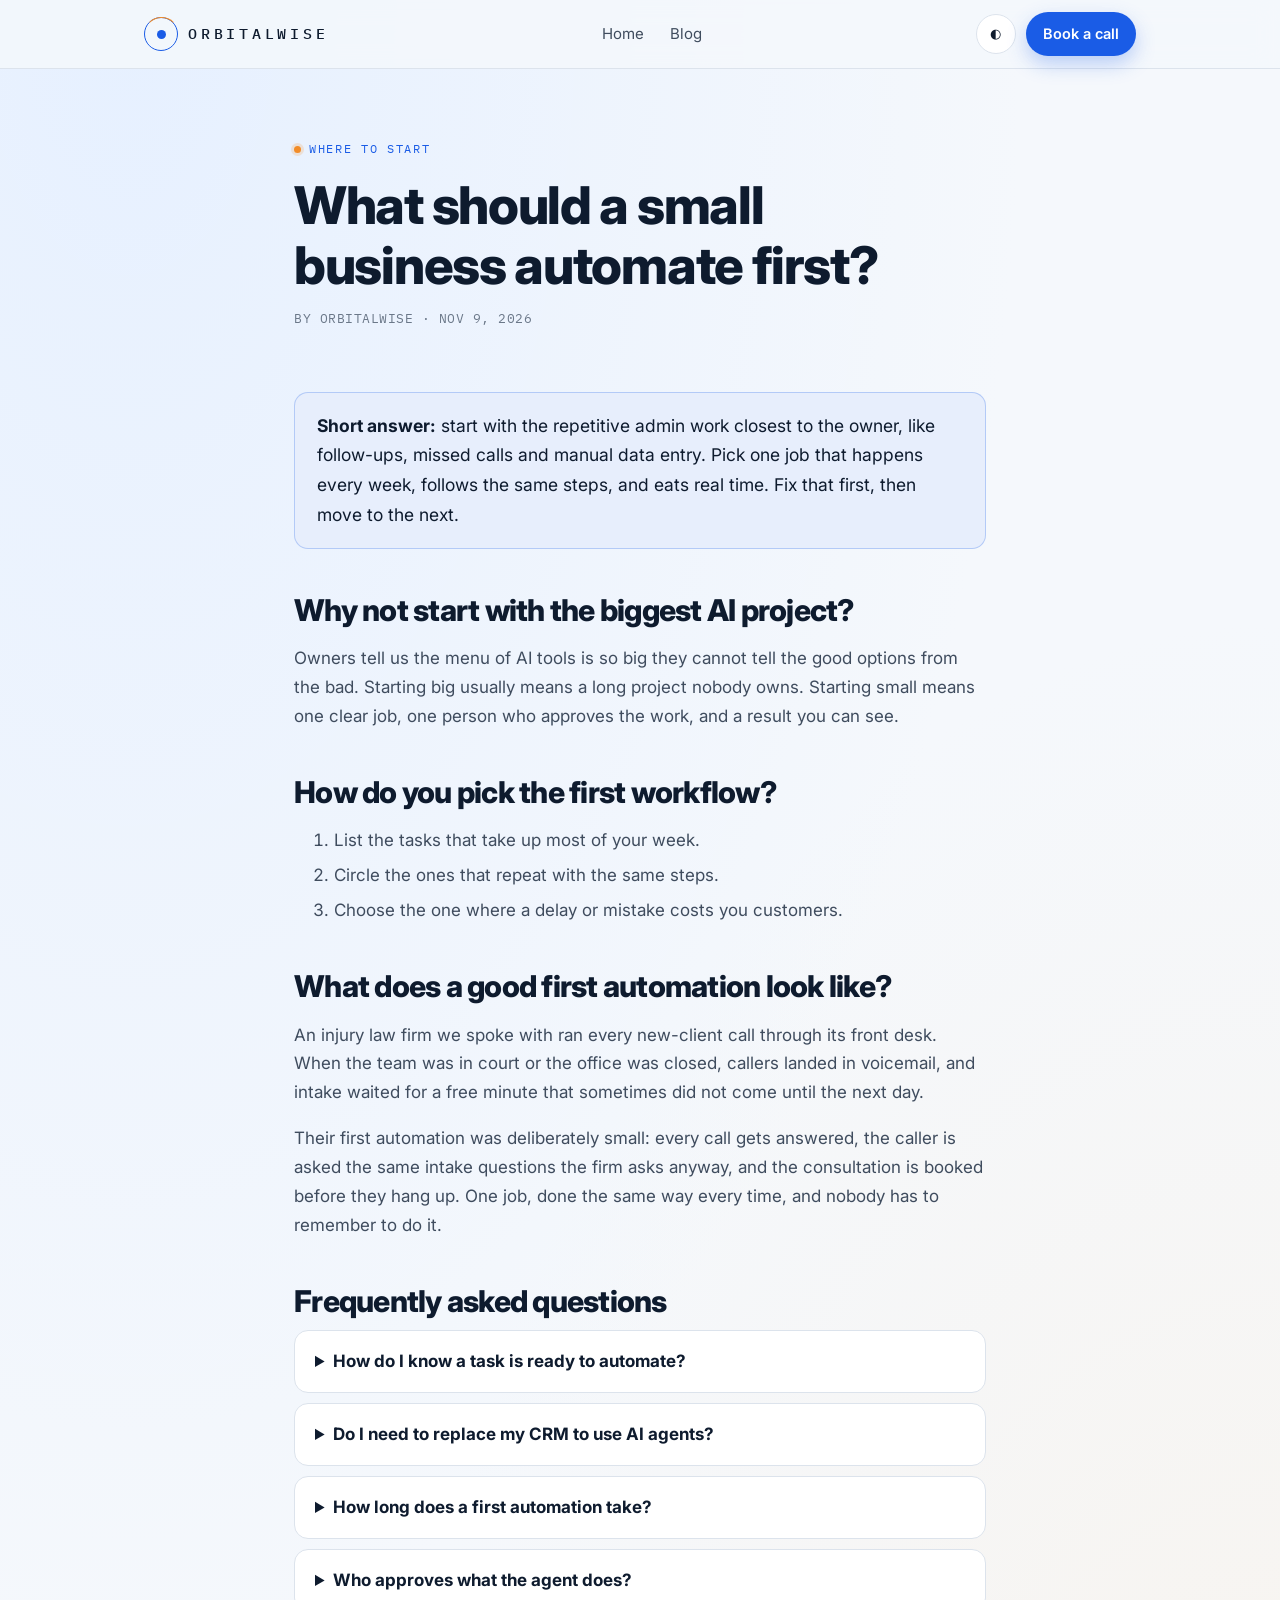
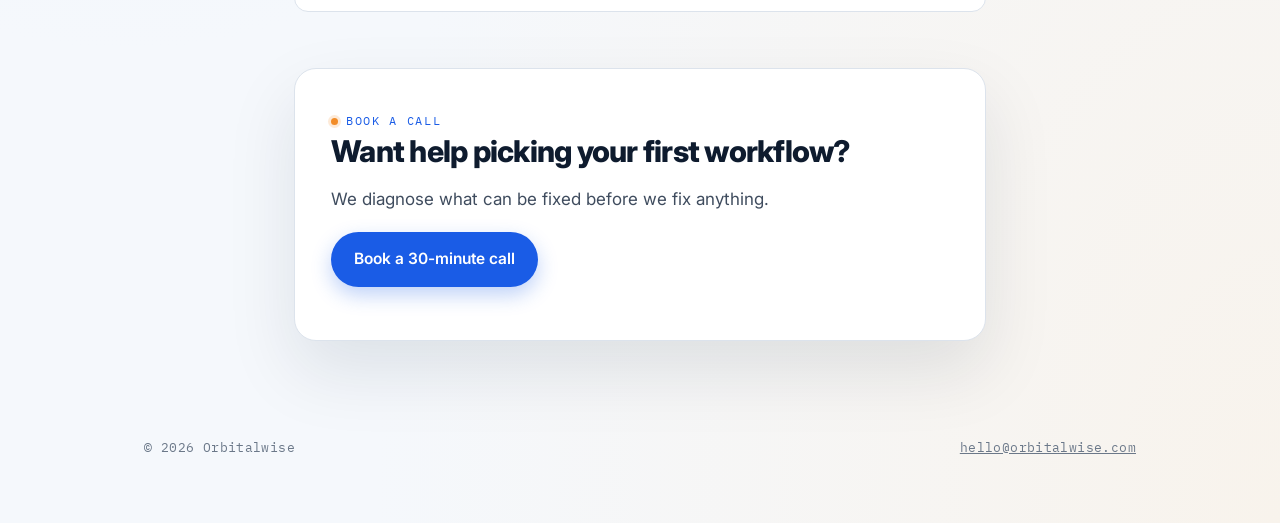
<file: blog/what-should-a-small-business-automate-first/index.html>
<!doctype html>
<html lang="en"><head><meta charset="utf-8"><meta name="viewport" content="width=device-width,initial-scale=1">
<link rel="preconnect" href="https://fonts.googleapis.com"><link rel="preconnect" href="https://fonts.gstatic.com" crossorigin>
<link href="https://fonts.googleapis.com/css2?family=IBM+Plex+Mono:wght@500&family=Inter:wght@400;600;700;800&display=swap" rel="stylesheet">
<link rel="stylesheet" href="/blog/blog.css">
<title>What should a small business automate first? | OrbitalWise</title>
<meta name="description" content="Start with the repetitive admin work closest to the owner: follow-ups, missed calls and data entry. Here is how to pick your first workflow.">
<link rel="canonical" href="https://orbitalwise.com/blog/what-should-a-small-business-automate-first/">
<meta property="og:type" content="article"><meta property="og:title" content="What should a small business automate first?"><meta property="og:description" content="Start with the repetitive admin work closest to the owner: follow-ups, missed calls and data entry. Here is how to pick your first workflow."><meta property="og:url" content="https://orbitalwise.com/blog/what-should-a-small-business-automate-first/"><meta property="og:image" content="https://orbitalwise.com/og-cover.jpg">
<script type="application/ld+json">{"@context": "https://schema.org", "@type": "BlogPosting", "headline": "What should a small business automate first?", "description": "Start with the repetitive admin work closest to the owner: follow-ups, missed calls and data entry. Here is how to pick your first workflow.", "datePublished": "2026-11-09", "author": {"@type": "Organization", "name": "OrbitalWise", "url": "https://orbitalwise.com/"}, "publisher": {"@type": "Organization", "name": "OrbitalWise", "@id": "https://orbitalwise.com/#business"}, "mainEntityOfPage": "https://orbitalwise.com/blog/what-should-a-small-business-automate-first/"}</script>
<script type="application/ld+json">{"@context": "https://schema.org", "@type": "FAQPage", "mainEntity": [{"@type": "Question", "name": "How do I know a task is ready to automate?", "acceptedAnswer": {"@type": "Answer", "text": "If it happens every week, follows the same steps each time, and someone can explain it in a few sentences, it is a good candidate."}}, {"@type": "Question", "name": "Do I need to replace my CRM to use AI agents?", "acceptedAnswer": {"@type": "Answer", "text": "Usually not. Most owners get more value by cleaning up and connecting the tools they already pay for before adding anything new."}}, {"@type": "Question", "name": "How long does a first automation take?", "acceptedAnswer": {"@type": "Answer", "text": "It depends on the workflow. We start with a deep dive so the first build targets one clear job instead of everything at once."}}, {"@type": "Question", "name": "Who approves what the agent does?", "acceptedAnswer": {"@type": "Answer", "text": "A person on your team. Agents suggest before they act, until your team says they have earned it."}}]}</script>
</head><body>
<header class="nav"><div class="wrap">
<a class="brand" href="/"><span class="mark"></span><b>ORBITALWISE</b></a>
<ul><li><a href="/">Home</a></li><li><a href="/blog/">Blog</a></li></ul>
<div class="right"><button class="toggle" id="toggle" aria-label="Toggle theme">&#9680;</button><a class="btn primary" href="https://calendly.com/orbitalwise/30min">Book a call</a></div>
</div></header>
<main class="read"><article>
<section class="hero"><span class="eyebrow">Where to start</span><h1>What should a small business automate first?</h1><p class="meta">BY ORBITALWISE &middot; NOV 9, 2026</p></section>
<div class="answer"><strong>Short answer:</strong> start with the repetitive admin work closest to the owner, like follow-ups, missed calls and manual data entry. Pick one job that happens every week, follows the same steps, and eats real time. Fix that first, then move to the next.</div>
<h2>Why not start with the biggest AI project?</h2>
<p>Owners tell us the menu of AI tools is so big they cannot tell the good options from the bad. Starting big usually means a long project nobody owns. Starting small means one clear job, one person who approves the work, and a result you can see.</p>
<h2>How do you pick the first workflow?</h2>
<ol><li>List the tasks that take up most of your week.</li><li>Circle the ones that repeat with the same steps.</li><li>Choose the one where a delay or mistake costs you customers.</li></ol>
<h2>What does a good first automation look like?</h2>
<p>An injury law firm we spoke with ran every new-client call through its front desk. When the team was in court or the office was closed, callers landed in voicemail, and intake waited for a free minute that sometimes did not come until the next day.</p>
<p>Their first automation was deliberately small: every call gets answered, the caller is asked the same intake questions the firm asks anyway, and the consultation is booked before they hang up. One job, done the same way every time, and nobody has to remember to do it.</p>
<h2>Frequently asked questions</h2>
<div class="faq"><details><summary>How do I know a task is ready to automate?</summary><p>If it happens every week, follows the same steps each time, and someone can explain it in a few sentences, it is a good candidate.</p></details><details><summary>Do I need to replace my CRM to use AI agents?</summary><p>Usually not. Most owners get more value by cleaning up and connecting the tools they already pay for before adding anything new.</p></details><details><summary>How long does a first automation take?</summary><p>It depends on the workflow. We start with a deep dive so the first build targets one clear job instead of everything at once.</p></details><details><summary>Who approves what the agent does?</summary><p>A person on your team. Agents suggest before they act, until your team says they have earned it.</p></details></div>
<div class="book"><span class="eyebrow">Book a call</span><h2>Want help picking your first workflow?</h2><p>We diagnose what can be fixed before we fix anything.</p><p style="margin-top:18px"><a class="btn primary" href="https://calendly.com/orbitalwise/30min">Book a 30-minute call</a></p></div>
</article></main>
<footer><div class="wrap"><span>&copy; 2026 Orbitalwise</span><a href="mailto:hello@orbitalwise.com">hello@orbitalwise.com</a></div></footer>
<script>(function(){var r=document.documentElement;try{var s=localStorage.getItem('orbitalwise-theme');if(s)r.setAttribute('data-theme',s);}catch(e){}
document.getElementById('toggle').addEventListener('click',function(){var d=r.getAttribute('data-theme')==='dark'||(!r.getAttribute('data-theme')&&matchMedia('(prefers-color-scheme: dark)').matches);var n=d?'light':'dark';r.setAttribute('data-theme',n);try{localStorage.setItem('orbitalwise-theme',n);}catch(e){}});})();</script>
</body></html>
</file>
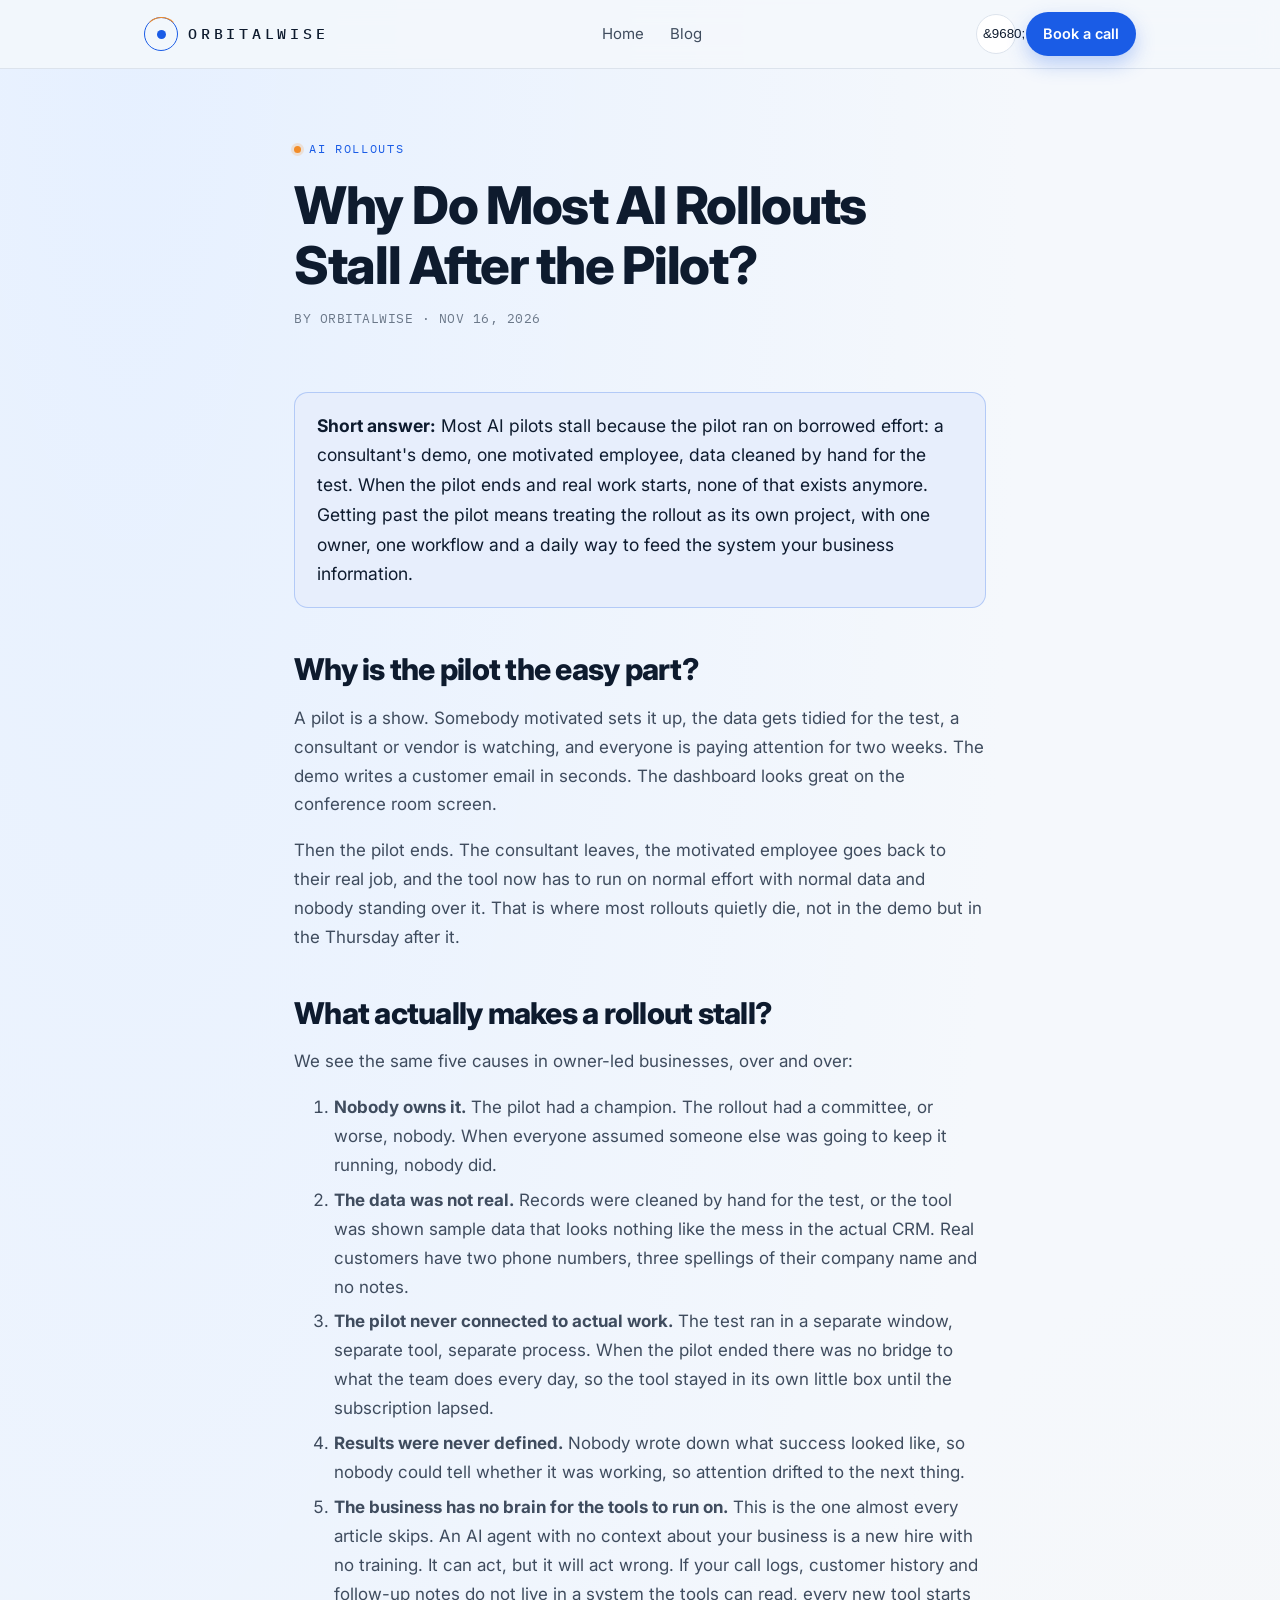
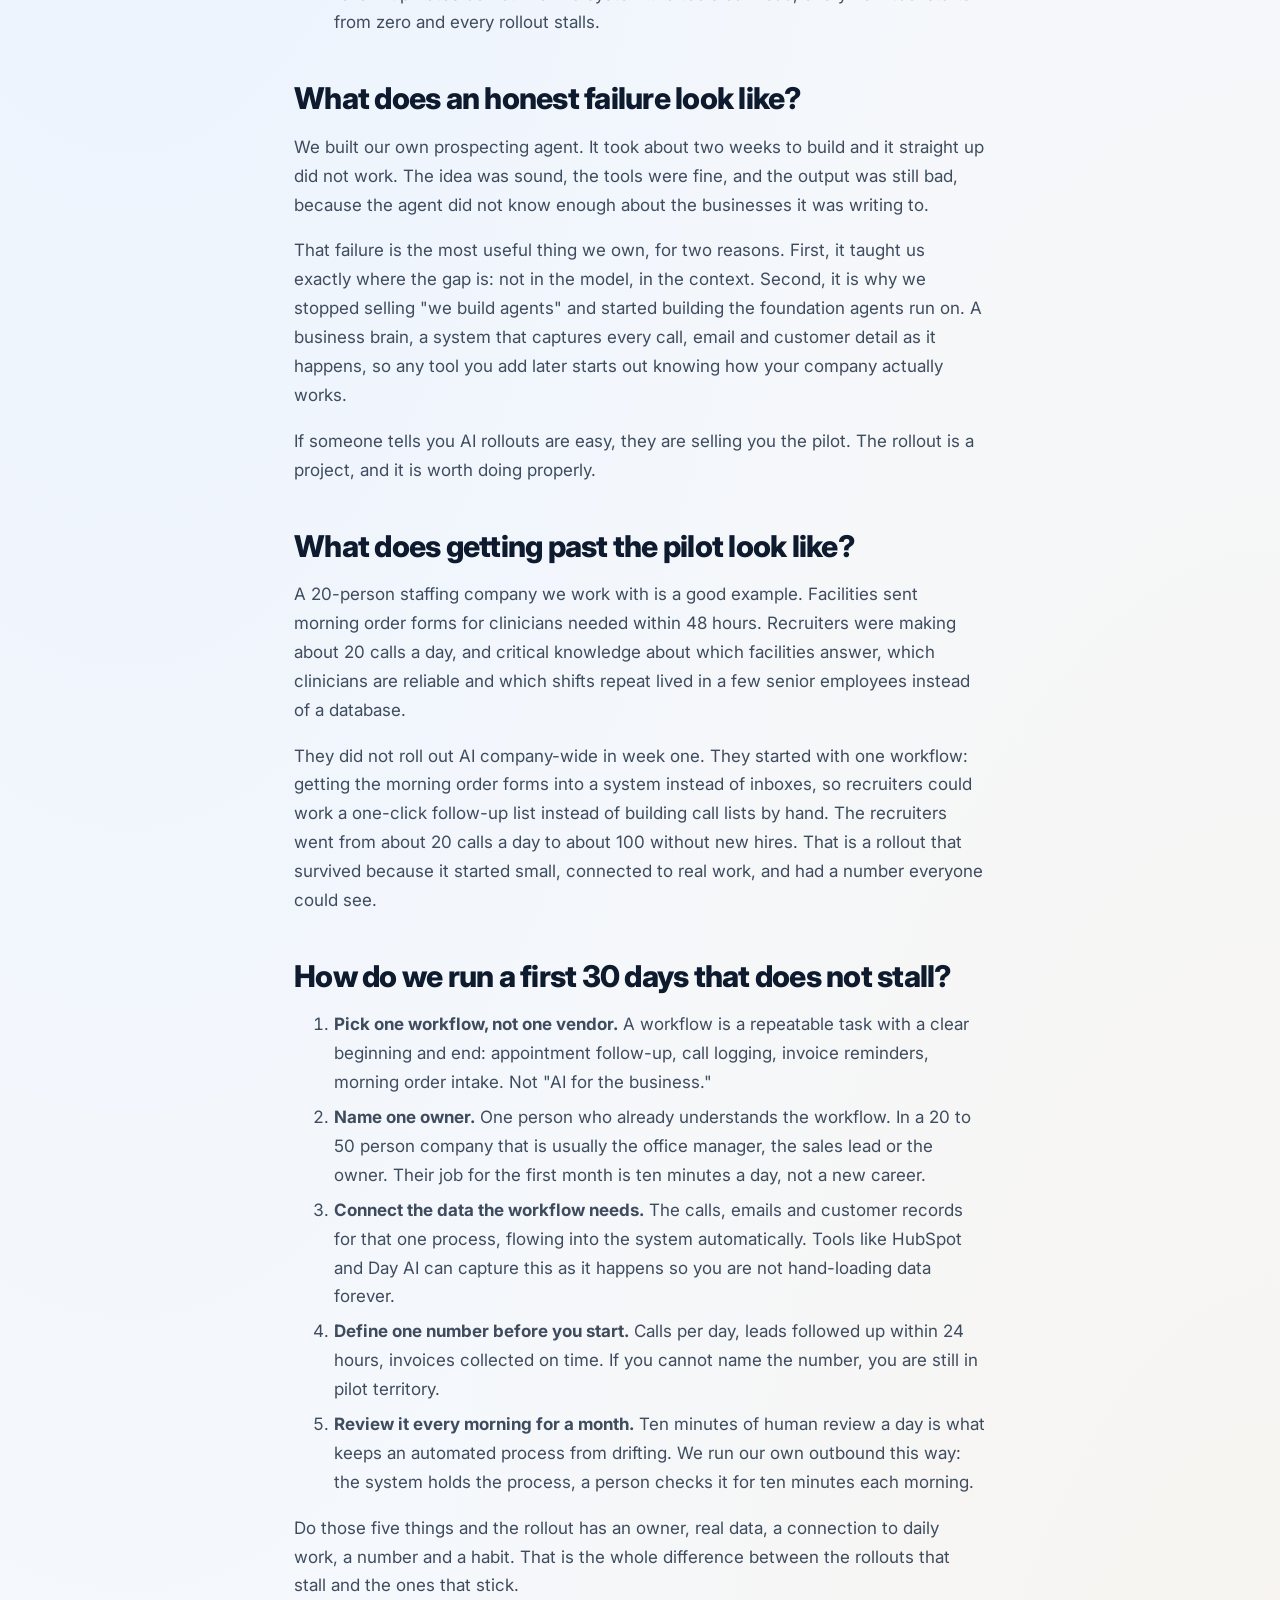
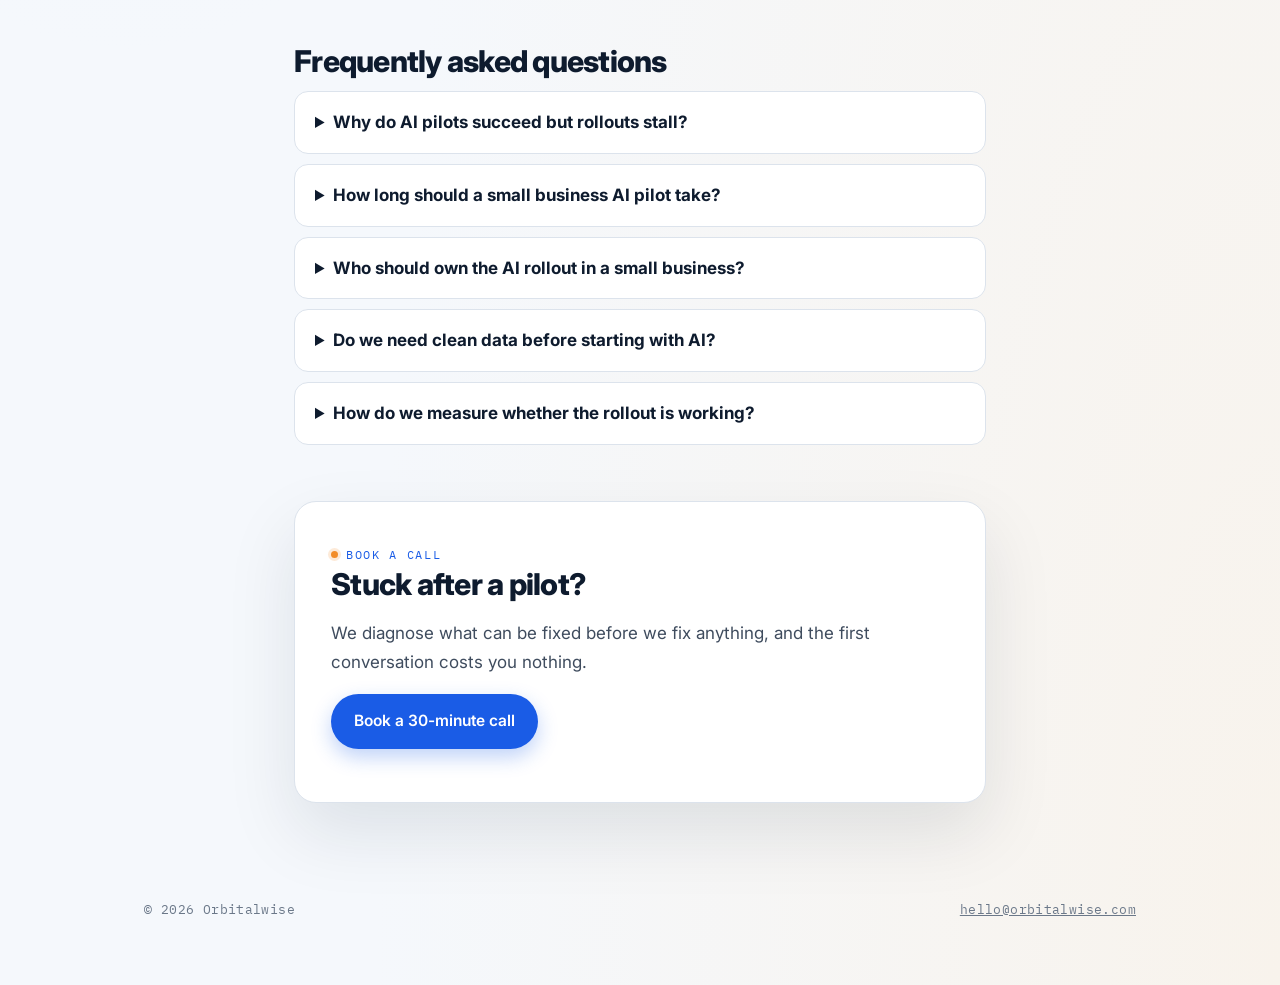
<file: blog/why-do-ai-rollouts-stall-after-the-pilot/index.html>
<!doctype html>
<html lang="en"><head><meta charset="utf-8"><meta name="viewport" content="width=device-width,initial-scale=1">
<link rel="preconnect" href="https://fonts.googleapis.com"><link rel="preconnect" href="https://fonts.gstatic.com" crossorigin>
<link href="https://fonts.googleapis.com/css2?family=IBM+Plex+Mono:wght@500&family=Inter:wght@400;600;700;800&display=swap" rel="stylesheet">
<link rel="stylesheet" href="/blog/blog.css">
<title>Why Do Most AI Rollouts Stall After the Pilot? | OrbitalWise</title>
<meta name="description" content="Most AI pilots stall because the test ran on borrowed data and nobody owned the rollout. How owner-led businesses get past the pilot for real.">
<link rel="canonical" href="https://orbitalwise.com/blog/why-do-ai-rollouts-stall-after-the-pilot/">
<meta property="og:type" content="article"><meta property="og:title" content="Why Do Most AI Rollouts Stall After the Pilot?"><meta property="og:description" content="Most AI pilots stall because the test ran on borrowed data and nobody owned the rollout. How owner-led businesses get past the pilot for real."><meta property="og:url" content="https://orbitalwise.com/blog/why-do-ai-rollouts-stall-after-the-pilot/"><meta property="og:image" content="https://orbitalwise.com/og-cover.jpg">
<script type="application/ld+json">{"@context":"https://schema.org","@type":"BlogPosting","headline":"Why Do Most AI Rollouts Stall After the Pilot?","description":"Most AI pilots stall because the test ran on borrowed data and nobody owned the rollout. How owner-led businesses get past the pilot for real.","datePublished":"2026-11-16","author":{"@type":"Organization","name":"OrbitalWise","url":"https://orbitalwise.com/"},"publisher":{"@type":"Organization","name":"OrbitalWise","@id":"https://orbitalwise.com/#business"},"mainEntityOfPage":"https://orbitalwise.com/blog/why-do-ai-rollouts-stall-after-the-pilot/"}</script>
<script type="application/ld+json">{"@context":"https://schema.org","@type":"FAQPage","mainEntity":[{"@type":"Question","name":"Why do AI pilots succeed but rollouts stall?","acceptedAnswer":{"@type":"Answer","text":"A pilot runs on borrowed effort: one motivated person, data cleaned by hand, a consultant helping. A rollout has to run on normal effort with normal data and no one standing over it. Most organizations never close that gap."}},{"@type":"Question","name":"How long should a small business AI pilot take?","acceptedAnswer":{"@type":"Answer","text":"Two to four weeks for one workflow. If a pilot needs three months to show value, the workflow was too big or the wrong one. Start with a single repeatable task, for example appointment follow-up or call logging."}},{"@type":"Question","name":"Who should own the AI rollout in a small business?","acceptedAnswer":{"@type":"Answer","text":"One named person who already understands the workflow being automated. In a company of 20 to 50, that is usually the office manager, the sales lead or the owner. Shared ownership is the most common reason rollouts quietly stop."}},{"@type":"Question","name":"Do we need clean data before starting with AI?","acceptedAnswer":{"@type":"Answer","text":"You need real data for the workflow you are automating, not a company-wide data project. Customer records, call logs and follow-up history for that one process are usually enough to start. Clean it once, then let the system keep it clean."}},{"@type":"Question","name":"How do we measure whether the rollout is working?","acceptedAnswer":{"@type":"Answer","text":"Pick one number before you start: calls made per day, leads followed up within 24 hours, invoices collected on time. Review it in a 10-minute check every morning for the first month. If the number is not moving, the rollout is stalling and you will see it early."}}]}</script>
</head><body>
<header class="nav"><div class="wrap"><a class="brand" href="/"><span class="mark"></span><b>ORBITALWISE</b></a><ul><li><a href="/">Home</a></li><li><a href="/blog/">Blog</a></li></ul><div class="right"><button class="toggle" id="toggle" aria-label="Toggle theme">&9680;</button><a class="btn primary" href="https://calendly.com/orbitalwise/30min">Book a call</a></div></div></header>
<main class="read"><article>
<section class="hero"><span class="eyebrow">AI rollouts</span><h1>Why Do Most AI Rollouts Stall After the Pilot?</h1><p class="meta">BY ORBITALWISE &middot; NOV 16, 2026</p></section>
<div class="answer"><strong>Short answer:</strong> Most AI pilots stall because the pilot ran on borrowed effort: a consultant's demo, one motivated employee, data cleaned by hand for the test. When the pilot ends and real work starts, none of that exists anymore. Getting past the pilot means treating the rollout as its own project, with one owner, one workflow and a daily way to feed the system your business information.</div>
<h2>Why is the pilot the easy part?</h2>
<p>A pilot is a show. Somebody motivated sets it up, the data gets tidied for the test, a consultant or vendor is watching, and everyone is paying attention for two weeks. The demo writes a customer email in seconds. The dashboard looks great on the conference room screen.</p>
<p>Then the pilot ends. The consultant leaves, the motivated employee goes back to their real job, and the tool now has to run on normal effort with normal data and nobody standing over it. That is where most rollouts quietly die, not in the demo but in the Thursday after it.</p>
<h2>What actually makes a rollout stall?</h2>
<p>We see the same five causes in owner-led businesses, over and over:</p>
<ol>
<li><strong>Nobody owns it.</strong> The pilot had a champion. The rollout had a committee, or worse, nobody. When everyone assumed someone else was going to keep it running, nobody did.</li>
<li><strong>The data was not real.</strong> Records were cleaned by hand for the test, or the tool was shown sample data that looks nothing like the mess in the actual CRM. Real customers have two phone numbers, three spellings of their company name and no notes.</li>
<li><strong>The pilot never connected to actual work.</strong> The test ran in a separate window, separate tool, separate process. When the pilot ended there was no bridge to what the team does every day, so the tool stayed in its own little box until the subscription lapsed.</li>
<li><strong>Results were never defined.</strong> Nobody wrote down what success looked like, so nobody could tell whether it was working, so attention drifted to the next thing.</li>
<li><strong>The business has no brain for the tools to run on.</strong> This is the one almost every article skips. An AI agent with no context about your business is a new hire with no training. It can act, but it will act wrong. If your call logs, customer history and follow-up notes do not live in a system the tools can read, every new tool starts from zero and every rollout stalls.</li>
</ol>
<h2>What does an honest failure look like?</h2>
<p>We built our own prospecting agent. It took about two weeks to build and it straight up did not work. The idea was sound, the tools were fine, and the output was still bad, because the agent did not know enough about the businesses it was writing to.</p>
<p>That failure is the most useful thing we own, for two reasons. First, it taught us exactly where the gap is: not in the model, in the context. Second, it is why we stopped selling "we build agents" and started building the foundation agents run on. A business brain, a system that captures every call, email and customer detail as it happens, so any tool you add later starts out knowing how your company actually works.</p>
<p>If someone tells you AI rollouts are easy, they are selling you the pilot. The rollout is a project, and it is worth doing properly.</p>
<h2>What does getting past the pilot look like?</h2>
<p>A 20-person staffing company we work with is a good example. Facilities sent morning order forms for clinicians needed within 48 hours. Recruiters were making about 20 calls a day, and critical knowledge about which facilities answer, which clinicians are reliable and which shifts repeat lived in a few senior employees instead of a database.</p>
<p>They did not roll out AI company-wide in week one. They started with one workflow: getting the morning order forms into a system instead of inboxes, so recruiters could work a one-click follow-up list instead of building call lists by hand. The recruiters went from about 20 calls a day to about 100 without new hires. That is a rollout that survived because it started small, connected to real work, and had a number everyone could see.</p>
<h2>How do we run a first 30 days that does not stall?</h2>
<ol>
<li><strong>Pick one workflow, not one vendor.</strong> A workflow is a repeatable task with a clear beginning and end: appointment follow-up, call logging, invoice reminders, morning order intake. Not "AI for the business."</li>
<li><strong>Name one owner.</strong> One person who already understands the workflow. In a 20 to 50 person company that is usually the office manager, the sales lead or the owner. Their job for the first month is ten minutes a day, not a new career.</li>
<li><strong>Connect the data the workflow needs.</strong> The calls, emails and customer records for that one process, flowing into the system automatically. Tools like HubSpot and Day AI can capture this as it happens so you are not hand-loading data forever.</li>
<li><strong>Define one number before you start.</strong> Calls per day, leads followed up within 24 hours, invoices collected on time. If you cannot name the number, you are still in pilot territory.</li>
<li><strong>Review it every morning for a month.</strong> Ten minutes of human review a day is what keeps an automated process from drifting. We run our own outbound this way: the system holds the process, a person checks it for ten minutes each morning.</li>
</ol>
<p>Do those five things and the rollout has an owner, real data, a connection to daily work, a number and a habit. That is the whole difference between the rollouts that stall and the ones that stick.</p>
<h2>Frequently asked questions</h2>
<div class="faq"><details><summary>Why do AI pilots succeed but rollouts stall?</summary><p>A pilot runs on borrowed effort: one motivated person, data cleaned by hand, a consultant helping. A rollout has to run on normal effort with normal data and no one standing over it. Most organizations never close that gap.</p></details><details><summary>How long should a small business AI pilot take?</summary><p>Two to four weeks for one workflow. If a pilot needs three months to show value, the workflow was too big or the wrong one. Start with a single repeatable task, for example appointment follow-up or call logging.</p></details><details><summary>Who should own the AI rollout in a small business?</summary><p>One named person who already understands the workflow being automated. In a company of 20 to 50, that is usually the office manager, the sales lead or the owner. Shared ownership is the most common reason rollouts quietly stop.</p></details><details><summary>Do we need clean data before starting with AI?</summary><p>You need real data for the workflow you are automating, not a company-wide data project. Customer records, call logs and follow-up history for that one process are usually enough to start. Clean it once, then let the system keep it clean.</p></details><details><summary>How do we measure whether the rollout is working?</summary><p>Pick one number before you start: calls made per day, leads followed up within 24 hours, invoices collected on time. Review it in a 10-minute check every morning for the first month. If the number is not moving, the rollout is stalling and you will see it early.</p></details></div>
<div class="book"><span class="eyebrow">Book a call</span><h2>Stuck after a pilot?</h2><p>We diagnose what can be fixed before we fix anything, and the first conversation costs you nothing.</p><p style="margin-top:18px"><a class="btn primary" href="https://calendly.com/orbitalwise/30min">Book a 30-minute call</a></p></div>
</article></main>
<footer><div class="wrap"><span>&copy; 2026 Orbitalwise</span><a href="mailto:hello@orbitalwise.com">hello@orbitalwise.com</a></div></footer>
<script>(function(){var r=document.documentElement;try{var s=localStorage.getItem('orbitalwise-theme');if(s)r.setAttribute('data-theme',s);}catch(e){}document.getElementById('toggle').addEventListener('click',function(){var d=r.getAttribute('data-theme')==='dark'||(!r.getAttribute('data-theme')&&matchMedia('(prefers-color-scheme: dark)').matches);var n=d?'light':'dark';r.setAttribute('data-theme',n);try{localStorage.setItem('orbitalwise-theme',n);}catch(e){}});})();</script>
</body></html>
</file>
<file: blog/blog.css>
:root{--bg:#F5F8FC;--bg2:#FFFFFF;--ink:#0E1B2E;--ink-2:#3F4C5E;--muted:#6B7889;--line:#DCE3EC;--blue:#1A5CE6;--blue-ink:#FFFFFF;--blue-soft:#E7EEFC;--orange:#F28C28;--green:#1E9E5A;--card:#FFFFFF;--grad1:#E6F0FF;--grad2:#F8F3EC;--body:"Inter","Helvetica Neue",Arial,system-ui,sans-serif;--mono:"IBM Plex Mono",ui-monospace,Menlo,Consolas,monospace}
@media (prefers-color-scheme: dark){:root:not([data-theme="light"]){color-scheme:dark;--bg:#0B1220;--bg2:#101a2c;--ink:#EAF0F8;--ink-2:#B9C5D6;--muted:#8696AB;--line:#223049;--blue:#4E86FF;--blue-ink:#07132A;--blue-soft:#15264A;--orange:#F5A356;--green:#4CCB86;--card:#131E33;--grad1:#10203F;--grad2:#1A1A2A}}
:root[data-theme="dark"]{color-scheme:dark;--bg:#0B1220;--bg2:#101a2c;--ink:#EAF0F8;--ink-2:#B9C5D6;--muted:#8696AB;--line:#223049;--blue:#4E86FF;--blue-ink:#07132A;--blue-soft:#15264A;--orange:#F5A356;--green:#4CCB86;--card:#131E33;--grad1:#10203F;--grad2:#1A1A2A}
*{box-sizing:border-box}html{scroll-behavior:smooth}
body{margin:0;background:var(--bg);background-image:radial-gradient(ellipse at 10% 0%,var(--grad1),transparent 55%),radial-gradient(ellipse at 100% 100%,var(--grad2),transparent 50%);color:var(--ink);font-family:var(--body);font-size:17px;line-height:1.7;-webkit-font-smoothing:antialiased}
a{color:inherit}
.wrap{max-width:1040px;margin:0 auto;padding-inline:24px}
.read{max-width:740px;margin:0 auto;padding-inline:24px}
h1,h2,h3{letter-spacing:-.025em;line-height:1.15;text-wrap:balance}
.eyebrow{display:inline-flex;align-items:center;gap:8px;font-family:var(--mono);font-size:12px;letter-spacing:.14em;text-transform:uppercase;color:var(--blue)}
.eyebrow::before{content:"";width:7px;height:7px;border-radius:50%;background:var(--orange);box-shadow:0 0 0 3px rgba(242,140,40,.18)}
.btn{display:inline-flex;align-items:center;justify-content:center;font-weight:600;font-size:15.5px;padding:13px 22px;border-radius:999px;text-decoration:none;border:1px solid var(--line);background:var(--card);color:var(--ink);transition:transform .15s,box-shadow .15s}
.btn:hover{transform:translateY(-1px);box-shadow:0 10px 24px rgba(14,27,46,.10)}
.btn.primary{background:var(--blue);color:var(--blue-ink);border-color:transparent;box-shadow:0 8px 20px rgba(26,92,230,.28)}
header.nav{position:sticky;top:0;z-index:10;background:color-mix(in srgb,var(--bg) 82%,transparent);backdrop-filter:blur(14px);border-bottom:1px solid var(--line)}
.nav .wrap{display:flex;align-items:center;justify-content:space-between;gap:14px;height:68px}
.brand{display:flex;align-items:center;gap:10px;text-decoration:none}
.brand .mark{width:34px;height:34px;border-radius:50%;border:1.5px solid var(--blue);display:grid;place-items:center;position:relative}
.brand .mark::before{content:"";width:9px;height:9px;border-radius:50%;background:var(--blue)}
.brand .mark::after{content:"";position:absolute;inset:-1.5px;border-radius:50%;border:1.5px solid transparent;border-top-color:var(--orange);animation:spin 6s linear infinite}
@keyframes spin{to{transform:rotate(360deg)}}
.brand b{font-family:var(--mono);font-size:14.5px;letter-spacing:.26em;font-weight:500}
.nav ul{display:flex;gap:26px;list-style:none;margin:0;padding:0;font-size:15px;color:var(--ink-2)}
.nav ul a{text-decoration:none}.nav ul a:hover{color:var(--blue)}
.nav .right{display:flex;align-items:center;gap:10px}.nav .btn{padding:9px 16px;font-size:14.5px}
.toggle{width:40px;height:40px;border-radius:999px;border:1px solid var(--line);background:var(--card);display:grid;place-items:center;cursor:pointer;color:var(--ink)}
@media (max-width:860px){.nav ul{display:none}.nav .wrap{gap:10px;padding-inline:16px}.brand{gap:8px}.brand .mark{width:30px;height:30px}.brand b{font-size:13px;letter-spacing:.16em}.nav .right{gap:8px}.toggle{width:36px;height:36px}.nav .btn{white-space:nowrap;padding:9px 14px;font-size:14px}}
@media (prefers-reduced-motion:reduce){.brand .mark::after{animation:none}}
.hero{padding-block:64px 24px}.hero h1{font-size:clamp(34px,5vw,52px);font-weight:800;margin:14px 0 10px}
.meta{font-family:var(--mono);font-size:12.5px;color:var(--muted);letter-spacing:.04em}
.answer{background:var(--blue-soft);border:1px solid color-mix(in srgb,var(--blue) 25%,transparent);border-radius:14px;padding:18px 22px;margin:26px 0;font-size:17.5px}
article h2{font-size:clamp(24px,3vw,30px);font-weight:800;margin:44px 0 12px}
article p,article li{color:var(--ink-2)}article li{margin-bottom:6px}
.faq details{background:var(--card);border:1px solid var(--line);border-radius:14px;padding:16px 20px;margin-bottom:10px}
.faq summary{font-weight:700;cursor:pointer;color:var(--ink)}.faq details p{margin:10px 0 0}
.book{background:var(--card);border:1px solid var(--line);border-radius:22px;padding:36px;margin:56px 0;box-shadow:0 30px 70px rgba(14,27,46,.10)}
.book h2{margin-top:0}
.posts{display:grid;gap:18px;padding-block:20px 40px}
.post{background:var(--card);border:1px solid var(--line);border-radius:16px;padding:26px;box-shadow:0 14px 40px rgba(14,27,46,.06);text-decoration:none;display:grid;gap:8px;transition:transform .15s}
.post:hover{transform:translateY(-2px)}.post h2{font-size:22px;margin:0}.post p{color:var(--ink-2);margin:0}
footer{padding-block:40px 64px;color:var(--muted);font-size:13px}
footer .wrap{display:flex;flex-wrap:wrap;justify-content:space-between;gap:14px;font-family:var(--mono);letter-spacing:.03em}
</file>
